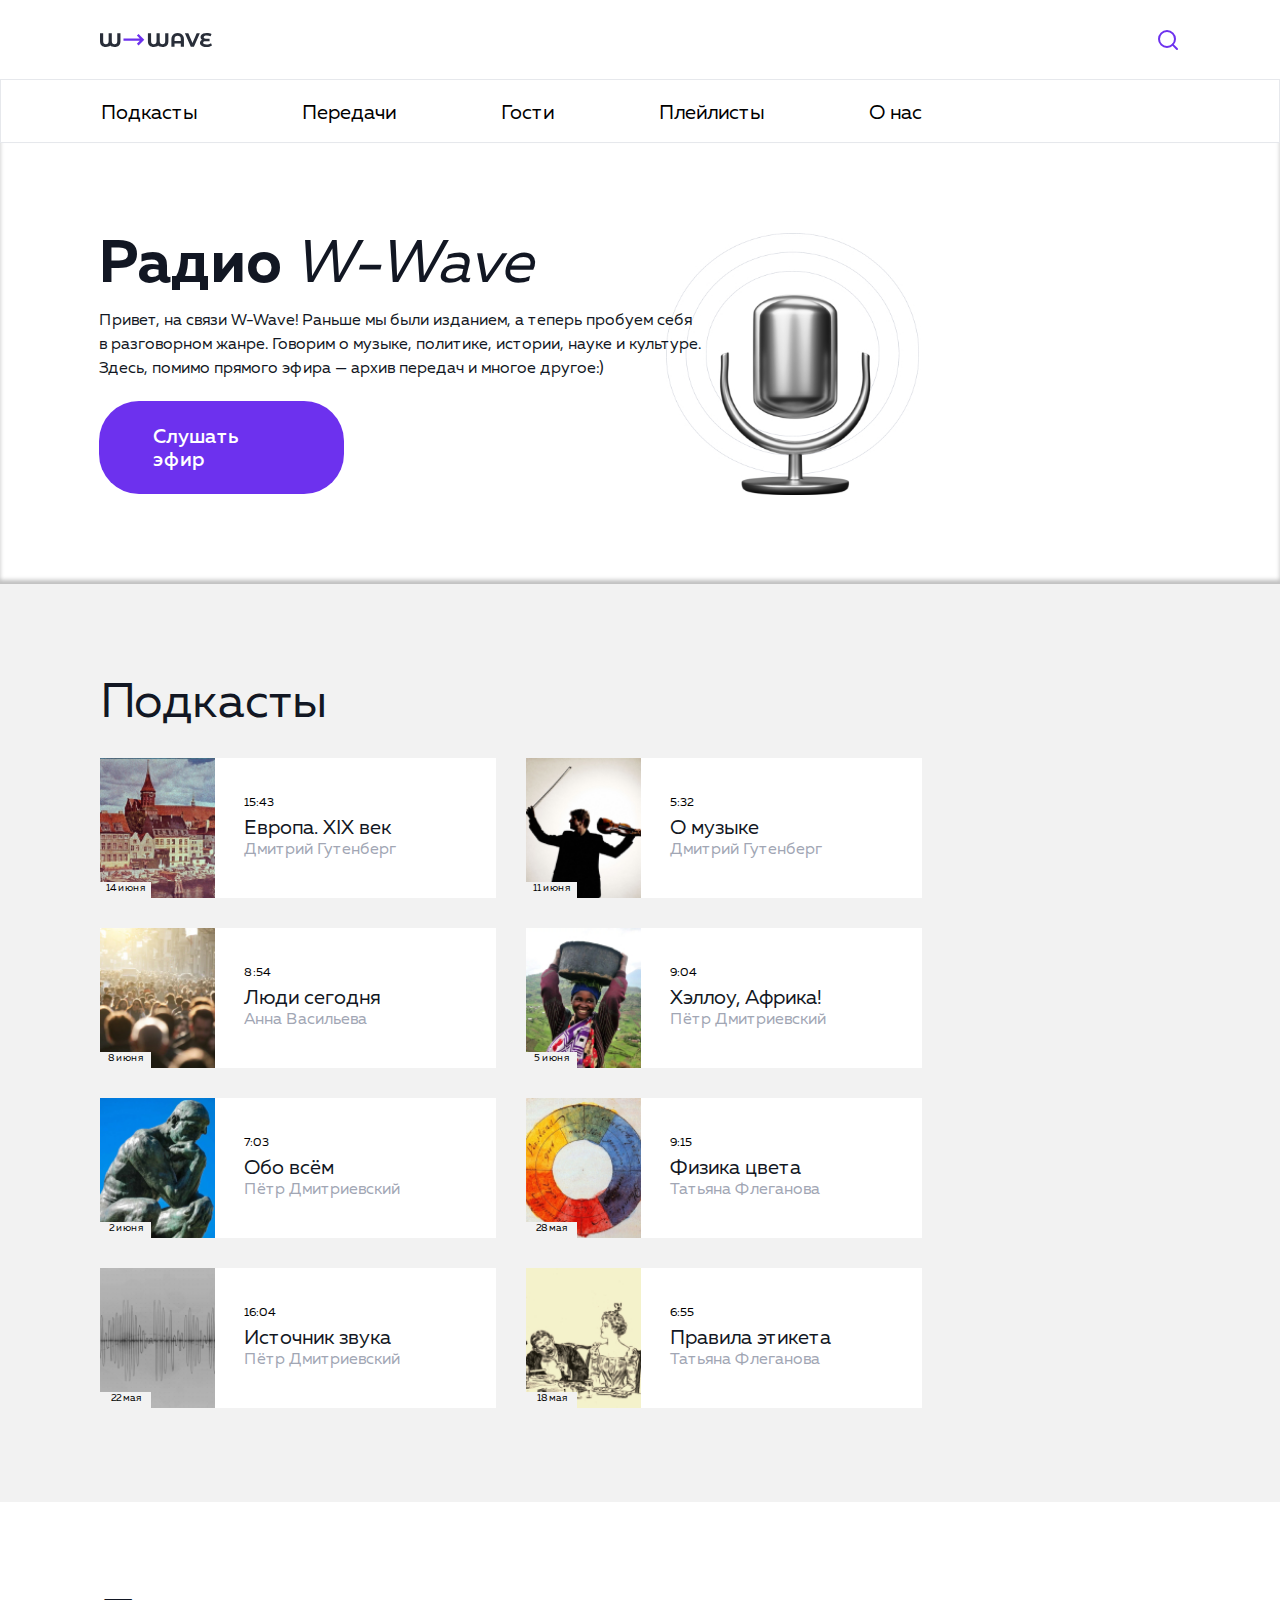
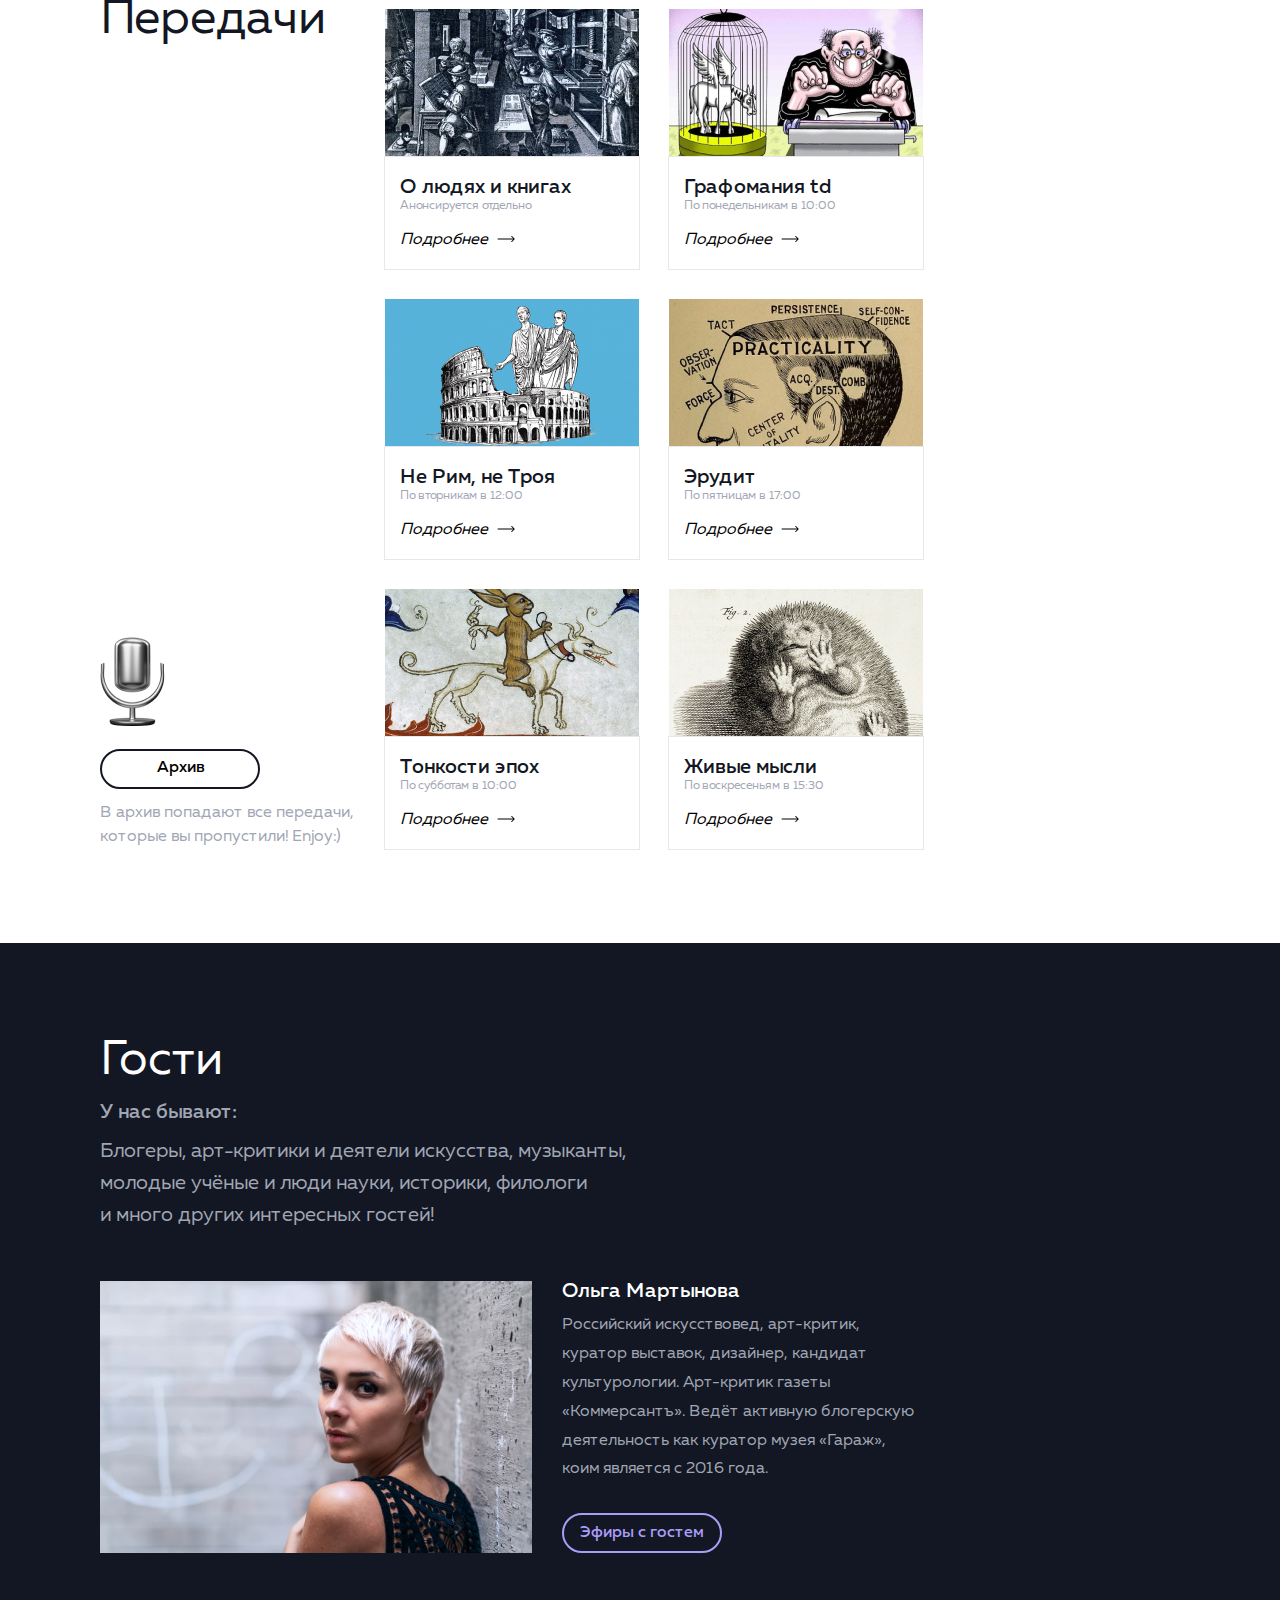
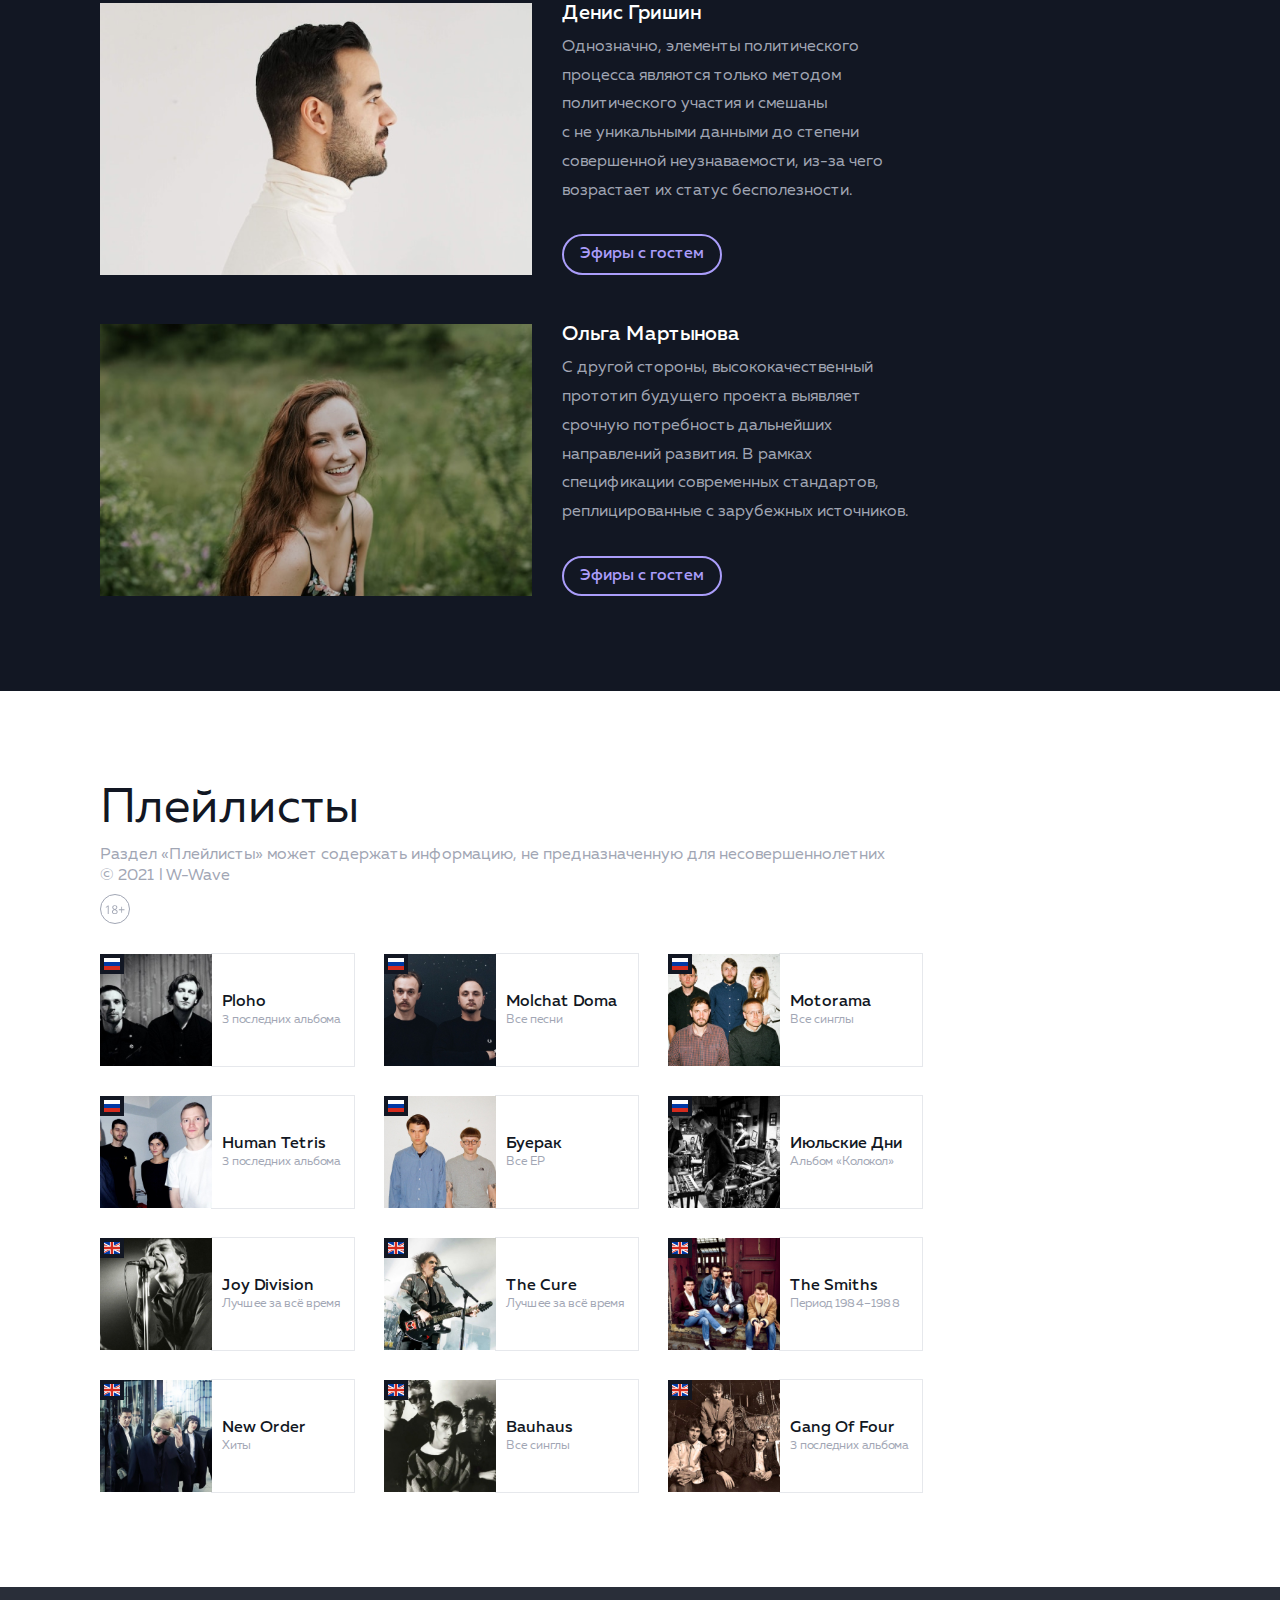
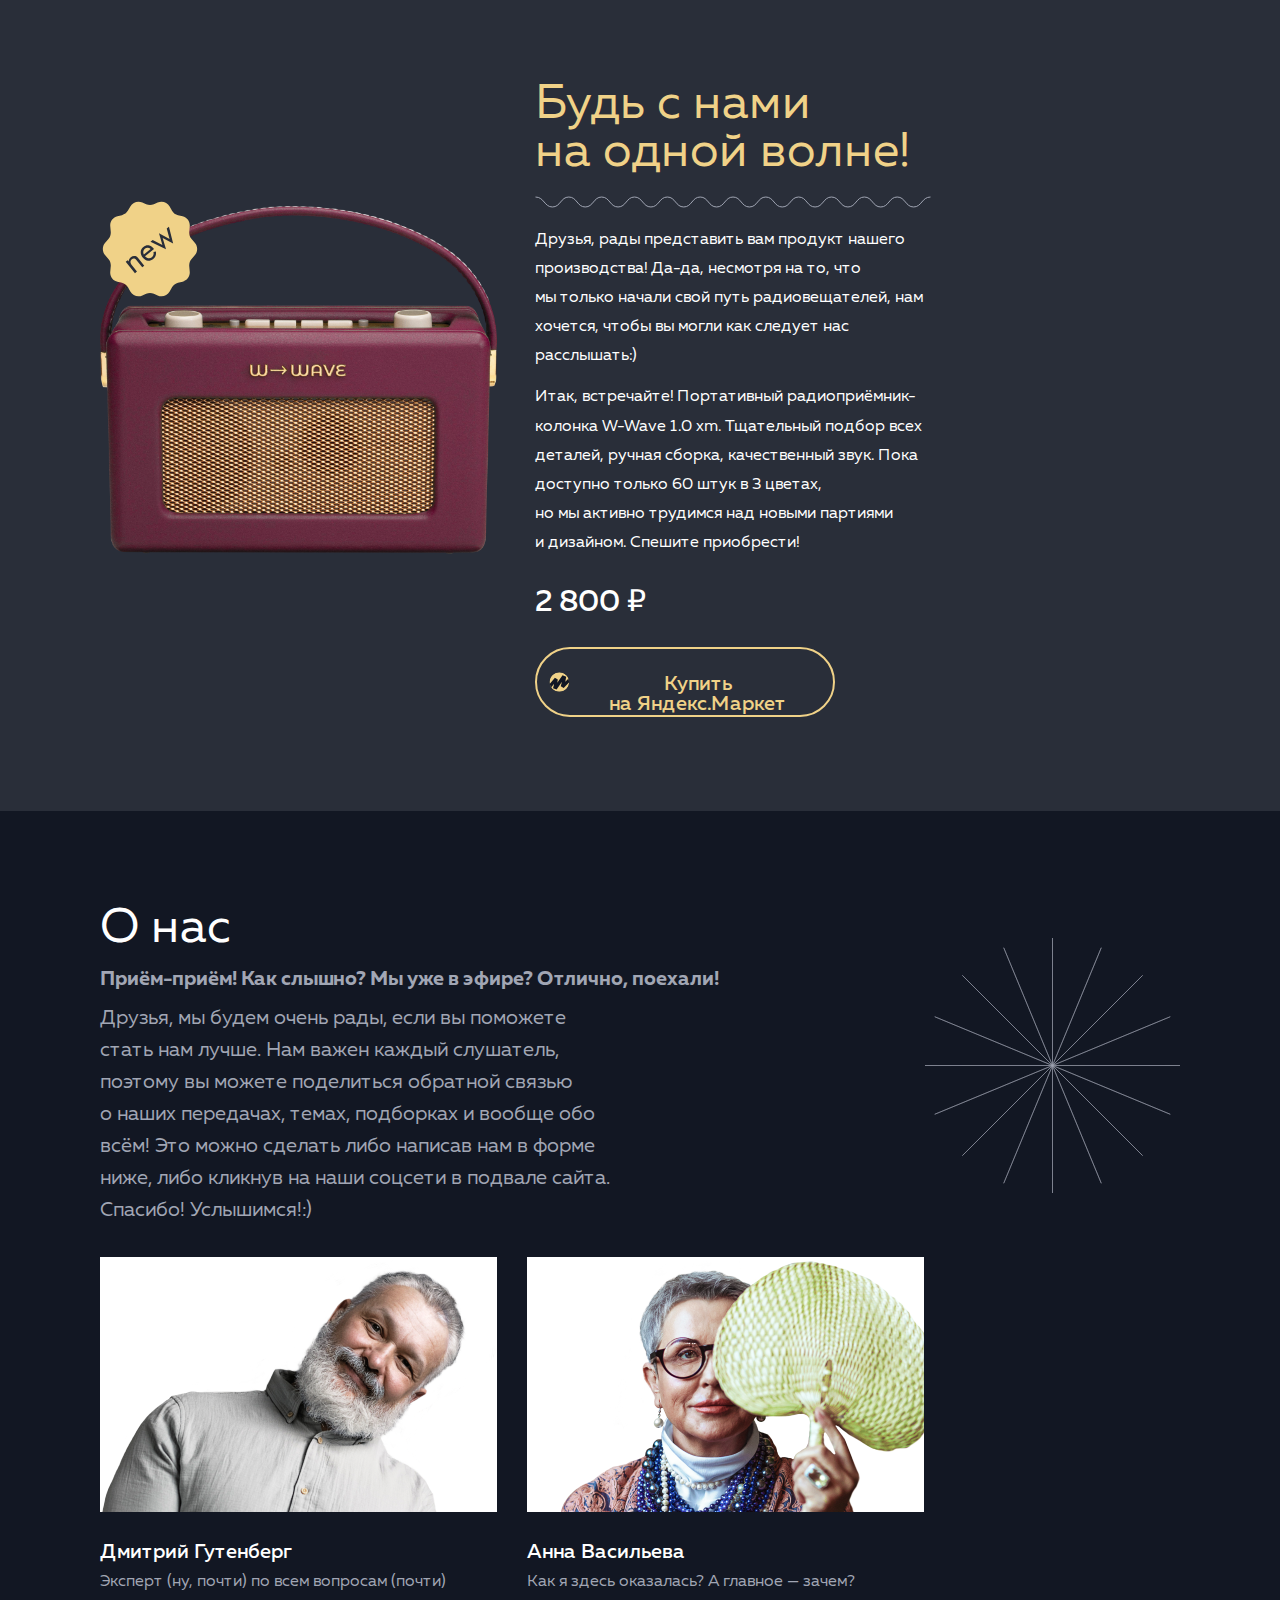
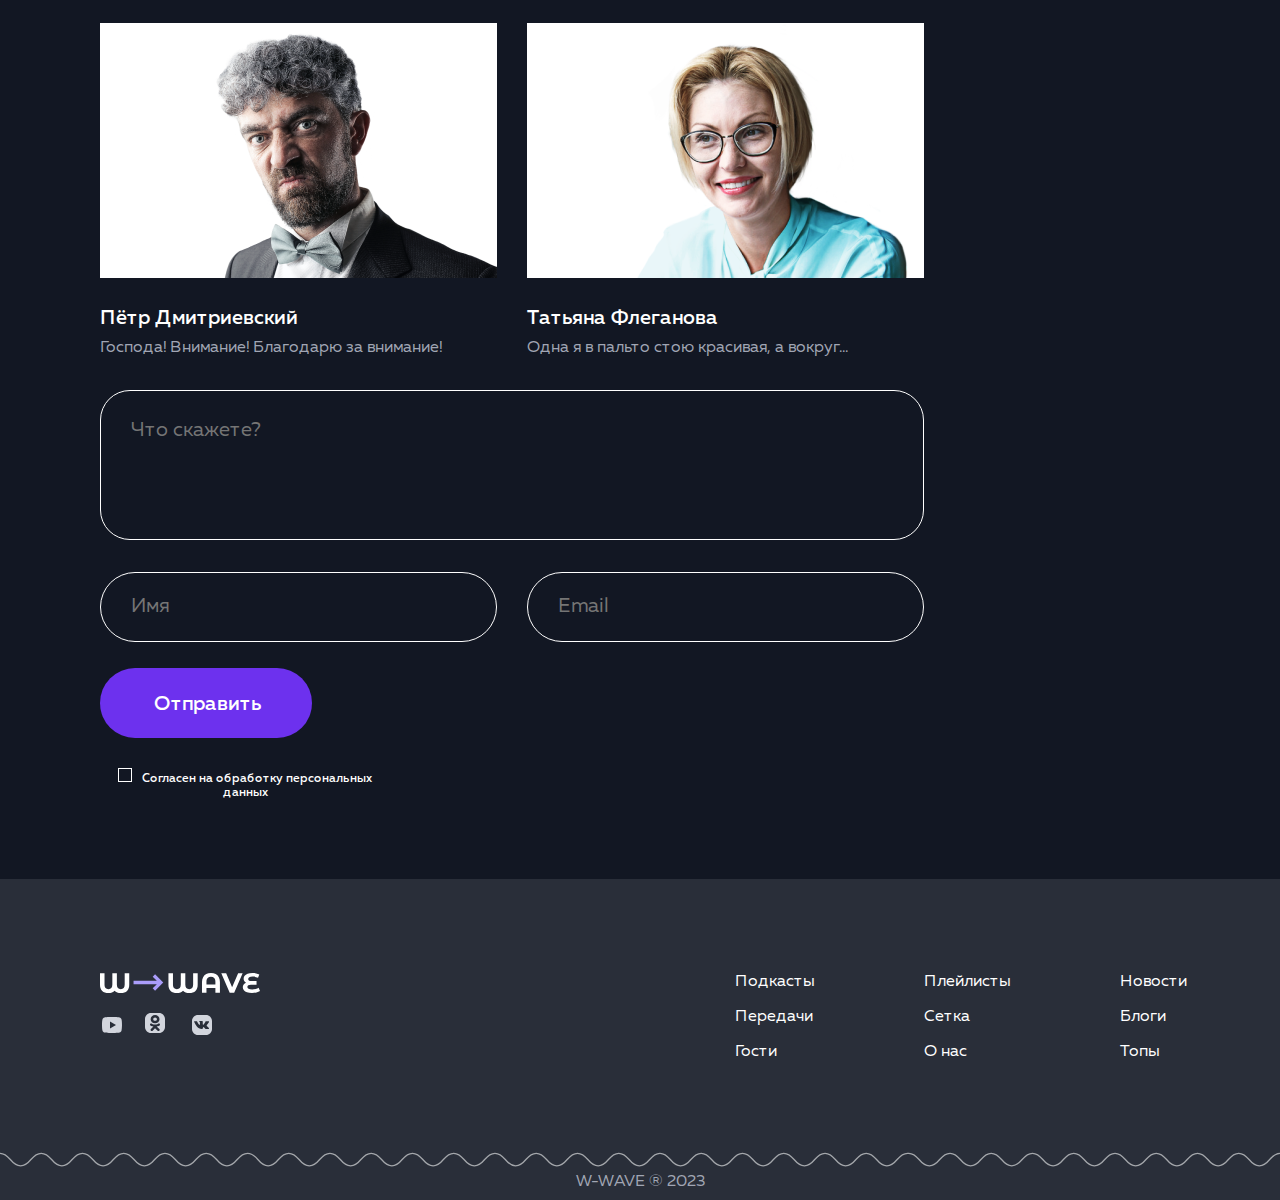
<file: index.html>
<!DOCTYPE html>
<html lang="ru">

<head>
  <meta charset="UTF-8">
  <meta name="viewport" content="width=device-width, initial-scale=1.0">
  <link href="favicon.ico" rel="icon">
  <link href="img/fav-img/favicon.png" type="icon/png" rel="icon">
  <link href="img/fav-img/favicon.svg" type="icon/svg" rel="icon">
  <title>Радио W-Wave</title>
  <link href="css/normalize.css" rel="stylesheet">
  <link href="css/style.css" rel="stylesheet">
  <link href="css/media.css" rel="stylesheet">
</head>

<body>

  <header class="header">
    <div class="container header__container flex">
      <a class="header__logo" href="#">
        <img class="header-logo" src="img/header-logo.svg" alt="Логотип Радио W-Wave">
      </a>
      <nav class="header__nav">
        <ul class="list-reset header__list flex">
          <li class="header__item">
            <a class="header__link" href="#podcast">Подкасты</a>
          </li>
          <li class="header__item">
            <a class="header__link" href="#broadcast">Передачи</a>
          </li>
          <li class="header__item">
            <a class="header__link" href="#guest">Гости</a>
          </li>
          <li class="header__item">
            <a class="header__link" href="#playlist">Плейлисты</a>
          </li>
          <li class="header__item">
            <a class="header__link" href="#about">О&nbsp;нас</a>
          </li>
        </ul>
      </nav>
      <button class="btn-reset header__btn" aria-label="Найти">
        <svg class="search-icon" width="24" height="24" viewBox="0 0 24 24" fill="none" xmlns="http://www.w3.org/2000/svg">
          <path d="M11 19C15.4183 19 19 15.4183 19 11C19 6.58172 15.4183 3 11 3C6.58172 3 3 6.58172 3 11C3 15.4183 6.58172 19 11 19Z" stroke="currentColor" stroke-width="2" stroke-linecap="round" stroke-linejoin="round"></path>
          <path d="M21 21L16.65 16.65" stroke="currentColor" stroke-width="2" stroke-linecap="round" stroke-linejoin="round">
          </path>
        </svg>
      </button>
    </div>
  </header>

  <main>
    <section class="hero">
      <div class="container img-reset hero__container">
        <div class="hero__content">
          <h1 class="section-title hero__title"><b>Радио</b><span class="hero__title-name">W-Wave</span></h1>
          <p class="text hero__text">Привет, на&nbsp;связи W-Wave! Раньше мы&nbsp;были изданием, а&nbsp;теперь пробуем
            себя в&nbsp;разговорном жанре. Говорим о&nbsp;музыке, политике, истории, науке и&nbsp;культуре. Здесь,
            помимо прямого эфира&nbsp;&mdash; архив передач и&nbsp;многое другое:)</p>
          <a class="btn-reset hero__link" href="#" target="_blank">Слушать эфир</a>
        </div>
      </div>
    </section>

    <section class="podcast" id="podcast">
      <div class="container podcast__container">
        <h2 class="section-title podcast__title">Подкасты</h2>
        <ul class="list-reset podcast__list flex">
          <li class="podcast__item flex">
            <div class="img-reset podcast__item-img podcast__item-1 flex">
              <time class="podcast__data" datetime="2024-06-14 15:43">14&nbsp;июня</time>
            </div>
            <div class="podcast__item-desc">
              <time class="podcast__time" datetime="2024-06-14 15:43">15:43</time>
              <h3 class="section-subtitle podcast__subtitle"><a class="podcast__link" href="#">Европа. XIX век</a></h3>
              <span class="text podcast__text" aria-description="Ведущий программы">Дмитрий Гутенберг</span>
            </div>
          </li>

          <li class="podcast__item flex">
            <div class="img-reset podcast__item-img podcast__item-2 flex">
              <time class="podcast__data" datetime="2024-06-11 05:32">11&nbsp;июня</time>
            </div>
            <div class="podcast__item-desc">
              <time class="podcast__time" datetime="2024-06-11 05:32">5:32</time>
              <h3 class="section-subtitle podcast__subtitle"><a class="podcast__link" href="#">О&nbsp;музыке</a></h3>
              <span class="text podcast__text" aria-description="Ведущий программы">Дмитрий Гутенберг</span>
            </div>
          </li>

          <li class="podcast__item flex">
            <div class="img-reset podcast__item-img podcast__item-3 flex">
              <time class="podcast__data" datetime="2024-06-08 08:54">8&nbsp;июня</time>
            </div>
            <div class="podcast__item-desc">
              <time class="podcast__time" datetime="2024-06-08 08:54">8:54</time>
              <h3 class="section-subtitle podcast__subtitle"><a class="podcast__link" href="#">Люди сегодня</a></h3>
              <span class="text podcast__text" aria-description="Ведущий программы">Анна Васильева</span>
            </div>
          </li>

          <li class="podcast__item flex">
            <div class="img-reset podcast__item-img podcast__item-4 flex">
              <time class="podcast__data" datetime="2024-06-05 09:04">5&nbsp;июня</time>
            </div>
            <div class="podcast__item-desc">
              <time class="podcast__time" datetime="2024-06-05 09:04">9:04</time>
              <h3 class="section-subtitle podcast__subtitle"><a class="podcast__link" href="#">Хэллоу, Африка!</a></h3>
              <span class="text podcast__text" aria-description="Ведущий программы">Пётр Дмитриевский</span>
            </div>
          </li>

          <li class="podcast__item flex">
            <div class="img-reset podcast__item-img podcast__item-5 flex">
              <time class="podcast__data" datetime="2024-06-02 07:03">2&nbsp;июня</time>
            </div>
            <div class="podcast__item-desc">
              <time class="podcast__time" datetime="2024-06-02 07:03">7:03</time>
              <h3 class="section-subtitle podcast__subtitle"><a class="podcast__link" href="#">Обо всём</a></h3>
              <span class="text podcast__text" aria-description="Ведущий программы">Пётр Дмитриевский</span>
            </div>
          </li>

          <li class="podcast__item flex">
            <div class="img-reset podcast__item-img podcast__item-6 flex">
              <time class="podcast__data" datetime="2024-05-28 09:15">28&nbsp;мая</time>
            </div>
            <div class="podcast__item-desc">
              <time class="podcast__time" datetime="2024-05-28 09:15">9:15</time>
              <h3 class="section-subtitle podcast__subtitle"><a class="podcast__link" href="#">Физика цвета</a></h3>
              <span class="text podcast__text" aria-description="Ведущий программы">Татьяна Флеганова</span>
            </div>
          </li>

          <li class="podcast__item flex">
            <div class="img-reset podcast__item-img podcast__item-7 flex">
              <time class="podcast__data" datetime="2024-05-22 16:04">22&nbsp;мая</time>
            </div>
            <div class="podcast__item-desc">
              <time class="podcast__time" datetime="2024-05-22 16:04">16:04</time>
              <h3 class="section-subtitle podcast__subtitle"><a class="podcast__link" href="#">Источник звука</a></h3>
              <span class="text podcast__text" aria-description="Ведущий программы">Пётр Дмитриевский</span>
            </div>
          </li>

          <li class="podcast__item flex">
            <div class="img-reset podcast__item-img podcast__item-8 flex">
              <time class="podcast__data" datetime="2024-05-18 06:55">18&nbsp;мая</time>
            </div>
            <div class="podcast__item-desc">
              <time class="podcast__time" datetime="2024-05-18 06:55">6:55</time>
              <h3 class="section-subtitle podcast__subtitle"><a class="podcast__link" href="#">Правила этикета</a></h3>
              <span class="text podcast__text" aria-description="Ведущий программы">Татьяна Флеганова</span>
            </div>
          </li>
        </ul>
      </div>
    </section>

    <section class="broadcast" id="broadcast">
      <div class="container broadcast__container">
        <h2 class="section-title broadcast__title">Передачи</h2>
        <div class="broadcast__content flex">
          <div class="img-reset broadcast__desc flex">
            <a class="broadcast__link" href="#" target="_blank">Архив</a>
            <p class="text broadcast__text">В&nbsp;архив попадают все передачи, которые вы&nbsp;пропустили! Enjoy:)
            </p>
          </div>

          <ul class="list-reset broadcast__list flex">
            <li class="img-reset broadcast__item broadcast__item-1">
              <div class="broadcast__item-desc flex">
                <h3 class="section-subtitle broadcast__item-title">О&nbsp;людях и&nbsp;книгах</h3>
                <span class="text broadcast__item-text">Анонсируется отдельно</span>
                <a class="broadcast__item-link" href="#">Подробнее
                  <svg class="link-arrow" width="28" height="12" viewBox="0 0 28 12" fill="none" xmlns="http://www.w3.org/2000/svg">
                    <path d="M24.3536 6.35355C24.5488 6.15829 24.5488 5.84171 24.3536 5.64645L21.1716 2.46447C20.9763 2.2692 20.6597 2.2692 20.4645 2.46447C20.2692 2.65973 20.2692 2.97631 20.4645 3.17157L23.2929 6L20.4645 8.82843C20.2692 9.02369 20.2692 9.34027 20.4645 9.53553C20.6597 9.7308 20.9763 9.7308 21.1716 9.53553L24.3536 6.35355ZM4 6.5H24V5.5H4V6.5Z" fill="currentColor"></path>
                  </svg>
                </a>
              </div>
            </li>

            <li class="img-reset broadcast__item broadcast__item-2">
              <div class="broadcast__item-desc flex">
                <h3 class="section-subtitle broadcast__item-title">Графомания&nbsp;td</h3>
                <span class="text broadcast__item-text">По&nbsp;понедельникам в&nbsp;10:00</span>
                <a class="broadcast__item-link" href="#">Подробнее
                  <svg class="link-arrow" width="28" height="12" viewBox="0 0 28 12" fill="none" xmlns="http://www.w3.org/2000/svg">
                    <path d="M24.3536 6.35355C24.5488 6.15829 24.5488 5.84171 24.3536 5.64645L21.1716 2.46447C20.9763 2.2692 20.6597 2.2692 20.4645 2.46447C20.2692 2.65973 20.2692 2.97631 20.4645 3.17157L23.2929 6L20.4645 8.82843C20.2692 9.02369 20.2692 9.34027 20.4645 9.53553C20.6597 9.7308 20.9763 9.7308 21.1716 9.53553L24.3536 6.35355ZM4 6.5H24V5.5H4V6.5Z" fill="currentColor"></path>
                  </svg>
                </a>
              </div>
            </li>

            <li class="img-reset broadcast__item broadcast__item-3">
              <div class="broadcast__item-desc flex">
                <h3 class="section-subtitle broadcast__item-title">Не&nbsp;Рим, не&nbsp;Троя</h3>
                <span class="text broadcast__item-text">По&nbsp;вторникам в&nbsp;12:00</span>
                <a class="broadcast__item-link" href="#">Подробнее
                  <svg class="link-arrow" width="28" height="12" viewBox="0 0 28 12" fill="none" xmlns="http://www.w3.org/2000/svg">
                    <path d="M24.3536 6.35355C24.5488 6.15829 24.5488 5.84171 24.3536 5.64645L21.1716 2.46447C20.9763 2.2692 20.6597 2.2692 20.4645 2.46447C20.2692 2.65973 20.2692 2.97631 20.4645 3.17157L23.2929 6L20.4645 8.82843C20.2692 9.02369 20.2692 9.34027 20.4645 9.53553C20.6597 9.7308 20.9763 9.7308 21.1716 9.53553L24.3536 6.35355ZM4 6.5H24V5.5H4V6.5Z" fill="currentColor"></path>
                  </svg>
                </a>
              </div>
            </li>

            <li class="img-reset broadcast__item broadcast__item-4">
              <div class="broadcast__item-desc flex">
                <h3 class="section-subtitle broadcast__item-title">Эрудит</h3>
                <span class="text broadcast__item-text">По&nbsp;пятницам в&nbsp;17:00</span>
                <a class="broadcast__item-link" href="#">Подробнее
                  <svg class="link-arrow" width="28" height="12" viewBox="0 0 28 12" fill="none" xmlns="http://www.w3.org/2000/svg">
                    <path d="M24.3536 6.35355C24.5488 6.15829 24.5488 5.84171 24.3536 5.64645L21.1716 2.46447C20.9763 2.2692 20.6597 2.2692 20.4645 2.46447C20.2692 2.65973 20.2692 2.97631 20.4645 3.17157L23.2929 6L20.4645 8.82843C20.2692 9.02369 20.2692 9.34027 20.4645 9.53553C20.6597 9.7308 20.9763 9.7308 21.1716 9.53553L24.3536 6.35355ZM4 6.5H24V5.5H4V6.5Z" fill="currentColor"></path>
                  </svg>
                </a>
              </div>
            </li>

            <li class="img-reset broadcast__item broadcast__item-5">
              <div class="broadcast__item-desc flex">
                <h3 class="section-subtitle broadcast__item-title">Тонкости эпох</h3>
                <span class="text broadcast__item-text">По&nbsp;субботам в&nbsp;10:00</span>
                <a class="broadcast__item-link" href="#">Подробнее
                  <svg class="link-arrow" width="28" height="12" viewBox="0 0 28 12" fill="none" xmlns="http://www.w3.org/2000/svg">
                    <path d="M24.3536 6.35355C24.5488 6.15829 24.5488 5.84171 24.3536 5.64645L21.1716 2.46447C20.9763 2.2692 20.6597 2.2692 20.4645 2.46447C20.2692 2.65973 20.2692 2.97631 20.4645 3.17157L23.2929 6L20.4645 8.82843C20.2692 9.02369 20.2692 9.34027 20.4645 9.53553C20.6597 9.7308 20.9763 9.7308 21.1716 9.53553L24.3536 6.35355ZM4 6.5H24V5.5H4V6.5Z" fill="currentColor"></path>
                  </svg>
                </a>
              </div>
            </li>

            <li class="img-reset broadcast__item broadcast__item-6">
              <div class="broadcast__item-desc flex">
                <h3 class="section-subtitle broadcast__item-title">Живые мысли</h3>
                <span class="text broadcast__item-text">По&nbsp;воскресеньям в&nbsp;15:30</span>
                <a class="broadcast__item-link" href="#">Подробнее
                  <svg class="link-arrow" width="28" height="12" viewBox="0 0 28 12" fill="none" xmlns="http://www.w3.org/2000/svg">
                    <path d="M24.3536 6.35355C24.5488 6.15829 24.5488 5.84171 24.3536 5.64645L21.1716 2.46447C20.9763 2.2692 20.6597 2.2692 20.4645 2.46447C20.2692 2.65973 20.2692 2.97631 20.4645 3.17157L23.2929 6L20.4645 8.82843C20.2692 9.02369 20.2692 9.34027 20.4645 9.53553C20.6597 9.7308 20.9763 9.7308 21.1716 9.53553L24.3536 6.35355ZM4 6.5H24V5.5H4V6.5Z" fill="currentColor"></path>
                  </svg>
                </a>
              </div>
            </li>
          </ul>
        </div>
      </div>
    </section>

    <section class="guest" id="guest">
      <div class="container guest__container">
        <h2 class="section-title guest__title">Гости</h2>
        <div class="guest__content">
          <h3 class="section-subtitle guest__subtitle">У&nbsp;нас бывают:</h3>
          <p class="text guest__text">Блогеры, арт-критики и&nbsp;деятели искусства, музыканты, молодые учёные
            и&nbsp;люди науки, историки, филологи и&nbsp;много других интересных гостей!</p>
        </div>
        <ul class="list-reset guest__list flex">
          <li class="guest__item flex">
            <picture>
              <source srcset="img/Martinova-320.png" media="(max-width: 575px)">
              <source srcset="img/Martinova-768.png" media="(max-width: 1023px)">
              <img src="img/Martinova.png" aria-hidden="true" alt="Фото Ольги Мартыновой">
            </picture>
            <div class="guest__item-desc flex">
              <h3 class="section-subtitle guest__item-title">Ольга Мартынова</h3>
              <p class="text guest__item-text">Российский искусствовед, арт-критик, куратор выставок, дизайнер, кандидат
                культурологии. Арт-критик газеты &laquo;Коммерсантъ&raquo;. Ведёт активную блогерскую деятельность как
                куратор музея &laquo;Гараж&raquo;, коим является с&nbsp;2016&nbsp;года.</p>
              <div class="btn-reset guest__item-btn">
                <a class="guest__item-link" href="#" target="_blank">Эфиры с&nbsp;гостем</a>
              </div>
            </div>
          </li>

          <li class="guest__item flex">
            <picture>
              <source srcset="img/Grisin-320.png" media="(max-width: 575px)">
              <source srcset="img/Grisin-768.png" media="(max-width: 1023px)">
              <img src="img/Grisin.png" aria-hidden="true" alt="Фото Дениса Гришина">
            </picture>
            <div class="guest__item-desc flex">
              <h3 class="section-subtitle guest__item-title">Денис Гришин</h3>
              <p class="text guest__item-text">Однозначно, элементы политического процесса являются только методом
                политического участия и&nbsp;смешаны с&nbsp;не&nbsp;уникальными данными до&nbsp;степени совершенной
                неузнаваемости, из-за чего возрастает их&nbsp;статус бесполезности.</p>
              <div class="btn-reset guest__item-btn">
                <a class="guest__item-link" href="#" target="_blank">Эфиры с&nbsp;гостем</a>
              </div>
            </div>
          </li>

          <li class="guest__item flex">
            <picture>
              <source srcset="img/Martin-320.png" media="(max-width: 575px)">
              <source srcset="img/Martin-768.png" media="(max-width: 1023px)">
              <img src="img/Martin.png" aria-hidden="true" alt="Фото О. Мартыновой">
            </picture>
            <div class="guest__item-desc flex">
              <h3 class="section-subtitle guest__item-title">Ольга Мартынова</h3>
              <p class="text guest__item-text">С&nbsp;другой стороны, высококачественный прототип будущего проекта
                выявляет срочную потребность дальнейших направлений развития. В&nbsp;рамках спецификации современных
                стандартов, реплицированные с&nbsp;зарубежных источников.</p>
              <div class="btn-reset guest__item-btn">
                <a class="guest__item-link" href="#" target="_blank">Эфиры с&nbsp;гостем</a>
              </div>
            </div>
          </li>
        </ul>
      </div>
    </section>

    <section class="playlist" id="playlist">
      <div class="container playlist__container flex">
        <div class="playlist__content flex">
          <h2 class="section-title playlist__title">Плейлисты</h2>
          <div class="playlist__desc">
            <p class="text playlist__text">Раздел &laquo;Плейлисты&raquo; может содержать информацию,
              не&nbsp;предназначенную для несовершеннолетних</p>
            <span class="text playlist__text-sign">&copy;&nbsp;2021&nbsp;l W-Wave</span>
            <svg width="30" height="30" viewBox="0 0 30 30" fill="none" xmlns="http://www.w3.org/2000/svg">
              <rect x="0.5" y="0.5" width="29" height="29" rx="14.5" stroke="#A1A6B4"></rect>
              <path d="M8.68945 20H7.74023V13.8945C7.74023 13.3867 7.75586 12.9062 7.78711 12.4531C7.70508 12.5352 7.61328 12.6211 7.51172 12.7109C7.41016 12.8008 6.94531 13.1816 6.11719 13.8535L5.60156 13.1855L7.86914 11.4336H8.68945V20ZM14.7891 11.3105C15.5703 11.3105 16.1895 11.4922 16.6465 11.8555C17.1035 12.2188 17.332 12.7207 17.332 13.3613C17.332 13.7832 17.2012 14.168 16.9395 14.5156C16.6777 14.8633 16.2598 15.1797 15.6855 15.4648C16.3809 15.7969 16.875 16.1465 17.168 16.5137C17.4609 16.877 17.6074 17.2988 17.6074 17.7793C17.6074 18.4902 17.3594 19.0586 16.8633 19.4844C16.3672 19.9062 15.6875 20.1172 14.8242 20.1172C13.9102 20.1172 13.207 19.918 12.7148 19.5195C12.2227 19.1172 11.9766 18.5488 11.9766 17.8145C11.9766 16.834 12.5742 16.0703 13.7695 15.5234C13.2305 15.2188 12.8438 14.8906 12.6094 14.5391C12.375 14.1836 12.2578 13.7871 12.2578 13.3496C12.2578 12.7285 12.4863 12.2344 12.9434 11.8672C13.4043 11.4961 14.0195 11.3105 14.7891 11.3105ZM12.9375 17.8379C12.9375 18.3066 13.0996 18.6719 13.4238 18.9336C13.752 19.1953 14.2109 19.3262 14.8008 19.3262C15.3828 19.3262 15.8359 19.1895 16.1602 18.916C16.4844 18.6426 16.6465 18.2676 16.6465 17.791C16.6465 17.4121 16.4941 17.0762 16.1895 16.7832C15.8848 16.4863 15.3535 16.1992 14.5957 15.9219C14.0137 16.1719 13.5918 16.4492 13.3301 16.7539C13.0684 17.0547 12.9375 17.416 12.9375 17.8379ZM14.7773 12.1016C14.2891 12.1016 13.9062 12.2188 13.6289 12.4531C13.3516 12.6875 13.2129 13 13.2129 13.3906C13.2129 13.75 13.3281 14.0586 13.5586 14.3164C13.7891 14.5742 14.2148 14.832 14.8359 15.0898C15.3945 14.8555 15.7891 14.6035 16.0195 14.334C16.2539 14.0645 16.3711 13.75 16.3711 13.3906C16.3711 12.9961 16.2285 12.6836 15.9434 12.4531C15.6621 12.2188 15.2734 12.1016 14.7773 12.1016ZM22.0605 15.3652H24.4746V16.1738H22.0605V18.6699H21.2461V16.1738H18.8438V15.3652H21.2461V12.8574H22.0605V15.3652Z" fill="#A1A6B4"></path>
            </svg>
          </div>
        </div>

        <ul class="list-reset playlist__list flex">
          <li class="playlist__item flex">
            <div class="playlist__item-img">
              <img src="img/ploho.jpg" aria-hidden="true" alt="Фото группы Ploho">
              <img class="flag" src="img/flag-rus.svg" aria-hidden="true" alt="Флаг РФ">
            </div>
            <div class="playlist__item-desc">
              <h3 class="section-subtitle playlist__item-title">
                <a class="title-link" href="#" aria-description="Группа" target="_blank">Ploho</a>
              </h3>
              <a class="text playlist__item-link" href="#" target="_blank">3 последних альбома</a>
            </div>
          </li>

          <li class="playlist__item flex">
            <div class="playlist__item-img">
              <img src="img/molchat-doma.jpg" aria-hidden="true" alt="Фото группы Molchat Doma">
              <img class="flag" src="img/flag-rus.svg" aria-hidden="true" alt="Флаг РФ">
            </div>
            <div class="playlist__item-desc">
              <h3 class="section-subtitle playlist__item-title">
                <a class="title-link" href="#" aria-description="Группа" target="_blank">Molchat Doma</a>
              </h3>
              <a class="text playlist__item-link" href="#" target="_blank">Все песни</a>
            </div>
          </li>

          <li class="playlist__item flex">
            <div class="playlist__item-img">
              <img src="img/motorama.jpg" aria-hidden="true" alt="Фото группы Motorama">
              <img class="flag" src="img/flag-rus.svg" aria-hidden="true" alt="Флаг РФ">
            </div>
            <div class="playlist__item-desc">
              <h3 class="section-subtitle playlist__item-title">
                <a class="title-link" href="#" aria-description="Группа" target="_blank">Motorama</a>
              </h3>
              <a class="text playlist__item-link" href="#" target="_blank">Все синглы</a>
            </div>
          </li>

          <li class="playlist__item flex">
            <div class="playlist__item-img">
              <img src="img/human-tetris.jpg" aria-hidden="true" alt="Фото группы Human Tetris">
              <img class="flag" src="img/flag-rus.svg" aria-hidden="true" alt="Флаг РФ">
            </div>
            <div class="playlist__item-desc">
              <h3 class="section-subtitle playlist__item-title">
                <a class="title-link" href="#" aria-description="Группа" target="_blank">Human Tetris</a>
              </h3>
              <a class="text playlist__item-link" href="#" target="_blank">3&nbsp;последних альбома</a>
            </div>
          </li>

          <li class="playlist__item flex">
            <div class="playlist__item-img">
              <img src="img/buerak.jpg" aria-hidden="true" alt="Фото группы Буерак">
              <img class="flag" src="img/flag-rus.svg" aria-hidden="true" alt="Флаг РФ">
            </div>
            <div class="playlist__item-desc">
              <h3 class="section-subtitle playlist__item-title">
                <a class="title-link" href="#" aria-description="Группа" target="_blank">Буерак</a>
              </h3>
              <a class="text playlist__item-link" href="#" target="_blank">Все&nbsp;EP</a>
            </div>
          </li>

          <li class="playlist__item flex">
            <div class="playlist__item-img">
              <img src="img/july-days.jpg" aria-hidden="true" alt="Фото группы Июльские Дни">
              <img class="flag" src="img/flag-rus.svg" aria-hidden="true" alt="Флаг РФ">
            </div>
            <div class="playlist__item-desc">
              <h3 class="section-subtitle playlist__item-title">
                <a class="title-link" href="#" aria-description="Группа" target="_blank">Июльские Дни</a>
              </h3>
              <a class="text playlist__item-link" href="#" target="_blank">Альбом &laquo;Колокол&raquo;</a>
            </div>
          </li>

          <li class="playlist__item flex">
            <div class="playlist__item-img">
              <img src="img/joy-division.jpg" aria-hidden="true" alt="Фото Joy Division">
              <img class="flag" src="img/flag-gb.svg" aria-hidden="true" alt="Флаг Великобритании">
            </div>
            <div class="playlist__item-desc">
              <h3 class="section-subtitle playlist__item-title">
                <a class="title-link" href="#" aria-description="Группа" target="_blank">Joy Division</a>
              </h3>
              <a class="text playlist__item-link" href="#" target="_blank">Лучшее за&nbsp;всё время</a>
            </div>
          </li>

          <li class="playlist__item flex">
            <div class="playlist__item-img">
              <img src="img/the-cure.jpg" aria-hidden="true" alt="Фото группы The Cure">
              <img class="flag" src="img/flag-gb.svg" aria-hidden="true" alt="Флаг Великобритании">
            </div>
            <div class="playlist__item-desc">
              <h3 class="section-subtitle playlist__item-title">
                <a class="title-link" href="#" aria-description="Группа" target="_blank">The Cure</a>
              </h3>
              <a class="text playlist__item-link" href="#" target="_blank">Лучшее за&nbsp;всё время</a>
            </div>
          </li>

          <li class="playlist__item flex">
            <div class="playlist__item-img">
              <img src="img/the-smiths.jpg" aria-hidden="true" alt="Фото группы The Smiths">
              <img class="flag" src="img/flag-gb.svg" aria-hidden="true" alt="Флаг Великобритании">
            </div>
            <div class="playlist__item-desc">
              <h3 class="section-subtitle playlist__item-title">
                <a class="title-link" href="#" aria-description="Группа" target="_blank">The Smiths</a>
              </h3>
              <a class="text playlist__item-link" href="#" target="_blank">Период 1984&ndash;1988</a>
            </div>
          </li>

          <li class="playlist__item flex">
            <div class="playlist__item-img">
              <img src="img/new-order.jpg" aria-hidden="true" alt="Фото группы New Order">
              <img class="flag" src="img/flag-gb.svg" aria-hidden="true" alt="Флаг Великобритании">
            </div>
            <div class="playlist__item-desc">
              <h3 class="section-subtitle playlist__item-title">
                <a class="title-link" href="#" aria-description="Группа" target="_blank">New Order</a>
              </h3>
              <a class="text playlist__item-link" href="#" target="_blank">Хиты</a>
            </div>
          </li>

          <li class="playlist__item flex">
            <div class="playlist__item-img">
              <img src="img/bauhaus.jpg" aria-hidden="true" alt="Фото группы Bauhaus">
              <img class="flag" src="img/flag-gb.svg" aria-hidden="true" alt="Флаг Великобритании">
            </div>
            <div class="playlist__item-desc">
              <h3 class="section-subtitle playlist__item-title">
                <a class="title-link" href="#" aria-description="Группа" target="_blank">Bauhaus</a>
              </h3>
              <a class="text playlist__item-link" href="#" target="_blank">Все синглы</a>
            </div>
          </li>

          <li class="playlist__item flex">
            <div class="playlist__item-img">
              <img src="img/gang-of-four.jpg" aria-hidden="true" alt="Фото группы Gang Of Four">
              <img class="flag" src="img/flag-gb.svg" aria-hidden="true" alt="Флаг Великобритании">
            </div>
            <div class="playlist__item-desc">
              <h3 class="section-subtitle playlist__item-title">
                <a class="title-link" href="#" aria-description="Группа" target="_blank">Gang Of&nbsp;Four</a>
              </h3>
              <a class="text playlist__item-link" href="#" target="_blank">3&nbsp;последних альбома</a>
            </div>
          </li>
        </ul>
      </div>
    </section>

    <section class="offer">
      <div class="container offer__container flex">
        <div class="offer__img">
          <img src="img/radio.png" aria-hidden="true" alt="Фото радиоприемника">
          <img class="new" src="img/new.svg" alt>
        </div>
        <div class="img-reset offer__content">
          <h2 class="section-title offer__title">Будь с&nbsp;нами на&nbsp;одной волне!</h2>
          <div class="offer__desc">
            <p class="text offer__text">Друзья, рады представить вам продукт нашего производства! Да-да, несмотря
              на&nbsp;то, что мы&nbsp;только начали свой путь радиовещателей, нам хочется, чтобы&nbsp;вы&nbsp;могли как
              следует нас расслышать:)</p>
            <p class="text offer__text">Итак, встречайте! Портативный радиоприёмник-колонка W-Wave 1.0&nbsp;xm.
              Тщательный подбор всех деталей, ручная сборка, качественный звук. Пока доступно только 60&nbsp;штук
              в&nbsp;3&nbsp;цветах, но&nbsp;мы&nbsp;активно трудимся над новыми партиями и&nbsp;дизайном. Спешите
              приобрести!</p>
            <span class="offer__price">2&nbsp;800&nbsp;₽</span>
          </div>
          <a class="offer__btn-link flex" href="#" target="_blank">
            <svg class="yandex" width="21" height="20" viewBox="0 0 21 20" fill="none" xmlns="http://www.w3.org/2000/svg">
              <g clip-path="url(#clip0_150773_385)">
                <path class="yandex-light" d="M10.5 20C16.0228 20 20.5 15.5228 20.5 9.99998C20.5 4.47714 16.0228 0 10.5 0C4.97724 0 0.5 4.47714 0.5 9.99998C0.5 15.5228 4.97724 20 10.5 20Z" fill="currentColor"></path>
                <path class="yandex-black" d="M17.4385 4.54391L13.7295 3.17676L8.3957 10.8637L8.92677 7.3751L6.02058 5.68219L0.67395 12.1141C0.924269 13.3858 1.4102 14.5718 2.08387 15.6239L5.27373 11.7711L4.09993 16.2962L7.73707 17.6271L13.1408 9.8464L11.9569 14.2958L14.9033 16.0179L20.558 10.3174C20.5592 10.2534 20.5599 10.1889 20.5599 10.1246C20.5599 8.78258 20.3017 7.50132 19.8329 6.32896L16.5482 9.6538L17.4385 4.54391Z" fill="currentColor"></path>
              </g>
              <defs>
                <clipPath id="clip0_150773_385">
                  <rect x="0.5" width="20" height="20" rx="10" fill="currentColor"></rect>
                </clipPath>
              </defs>
            </svg>
            Купить на&nbsp;Яндекс.Маркет
          </a>
        </div>
      </div>
    </section>

    <section class="about" id="about">
      <div class="container about__container">
        <div class="img-reset about__content">
          <h2 class="section-title about__title">О&nbsp;нас</h2>
          <div class="about__desc">
            <h3 class="section-subtitle about__subtitle">Приём-приём! Как слышно? Мы&nbsp;уже в&nbsp;эфире? Отлично,
              поехали!</h3>
            <p class="text about__text">Друзья, мы&nbsp;будем очень рады, если вы&nbsp;поможете стать нам лучше. Нам
              важен каждый слушатель, поэтому вы&nbsp;можете поделиться обратной связью о&nbsp;наших передачах, темах,
              подборках и&nbsp;вообще обо всём! Это можно сделать либо написав нам в&nbsp;форме ниже, либо кликнув
              на&nbsp;наши соцсети в&nbsp;подвале сайта. Спасибо! Услышимся!:)</p>
          </div>
        </div>

        <ul class="list-reset about__list flex">
          <li class="about__item">
            <picture>
              <source srcset="img/Gutenberg-320.png" media="(max-width: 765px)">
              <source srcset="img/Gutenberg-768.png" media="(max-width: 1023px)">
              <source srcset="img/Gutenberg-1024.png" media="(max-width: 1350px)">
              <img src="img/Gutenberg.png" aria-hidden="true" alt="Фото Дмитрия Гутенберга">
            </picture>
            <div class="about__item-desc">
              <h3 class="section-subtitle about__item-title">Дмитрий Гутенберг</h3>
              <p class="text about__item-text">Эксперт (ну, почти) по&nbsp;всем вопросам (почти)</p>
            </div>
          </li>

          <li class="about__item">
            <picture>
              <source srcset="img/Vasilieva-320.png" media="(max-width: 765px)">
              <source srcset="img/Vasilieva-768.png" media="(max-width: 1023px)">
              <source srcset="img/Vasilieva-1024.png" media="(max-width: 1350px)">
              <img src="img/Vasilieva.png" aria-hidden="true" alt="Фото Анны Васильевой">
            </picture>
            <div class="about__item-desc">
              <h3 class="section-subtitle about__item-title">Анна Васильева</h3>
              <p class="text about__item-text">Как я&nbsp;здесь оказалась? А&nbsp;главное&nbsp;&mdash; зачем?</p>
            </div>
          </li>

          <li class="about__item">
            <picture>
              <source srcset="img/Dmitrievskii-320.png" media="(max-width: 765px)">
              <source srcset="img/Dmitrievskii-768.png" media="(max-width: 1023px)">
              <source srcset="img/Dmitrievskii-1024.png" media="(max-width: 1350px)">
              <img src="img/Dmitrievskii.png" aria-hidden="true" alt="Фото Пётра Дмитриевского">
            </picture>
            <div class="about__item-desc">
              <h3 class="section-subtitle about__item-title">Пётр Дмитриевский</h3>
              <p class="text about__item-text">Господа! Внимание! Благодарю за&nbsp;внимание!</p>
            </div>
          </li>

          <li class="about__item">
            <picture>
              <source srcset="img/Fleganova-320.png" media="(max-width: 765px)">
              <source srcset="img/Fleganova-768.png" media="(max-width: 1023px)">
              <source srcset="img/Fleganova-1024.png" media="(max-width: 1350px)">
              <img src="img/Fleganova.png" aria-hidden="true" alt="Фото Татьяны Флегановой">
            </picture>
            <div class="about__item-desc">
              <h3 class="section-subtitle about__item-title">Татьяна Флеганова</h3>
              <p class="text about__item-text">Одна я&nbsp;в&nbsp;пальто стою красивая, а&nbsp;вокруг...</p>
            </div>
          </li>
        </ul>

        <form class="about__form flex" action="https://jsonplaceholder.typicode.com/posts" method="post" enctype="application/x-www-form-urlencoded">
          <label class="form-label">
            <textarea class="text form-textarea" name="comment" placeholder="Что скажете?" required></textarea>
          </label>
          <div class="form-middle flex">
            <label class="form-label">
              <input class="text form-input" name="name" type="text" placeholder="Имя" required>
            </label>
            <label class="form-label">
              <input class="text form-input" name="email" type="email" placeholder="Email" required>
            </label>
          </div>
          <div class="form-button flex">
            <button class="btn-reset form-button__btn" name="btn-send" type="submit">Отправить</button>
            <label class="label-chek">
              <input class="img-reset input-check" type="checkbox" required>Согласен на&nbsp;обработку персональных
              данных
            </label>
          </div>
          <input type="hidden">
        </form>
      </div>
    </section>
  </main>

  <footer class="footer">
    <div class="container img-reset footer__container flex">
      <div class="footer-top flex">
        <div class="footer-left flex">
          <a class="footer__logo" href="#">
            <img class="footer__logo" src="img/footer-logo.svg" alt="Логотип Радио W-Wave">
          </a>
          <ul class="list-reset social-list flex">
            <li class="social-list__item">
              <a class="social-list__link" href="#" aria-label="YouTube">
                <svg class="social-icon" width="24" height="24" viewBox="0 0 24 24" fill="none" xmlns="http://www.w3.org/2000/svg">
                  <g clip-path="url(#clip0_24531_5372)">
                    <path d="M21.543 6.498C22 8.28 22 12 22 12C22 12 22 15.72 21.543 17.502C21.289 18.487 20.546 19.262 19.605 19.524C17.896 20 12 20 12 20C12 20 6.107 20 4.395 19.524C3.45 19.258 2.708 18.484 2.457 17.502C2 15.72 2 12 2 12C2 12 2 8.28 2.457 6.498C2.711 5.513 3.454 4.738 4.395 4.476C6.107 4 12 4 12 4C12 4 17.896 4 19.605 4.476C20.55 4.742 21.292 5.516 21.543 6.498ZM10 15.5L16 12L10 8.5V15.5Z" fill="currentColor"></path>
                  </g>
                  <defs>
                    <clipPath id="clip0_24531_5372">
                      <rect width="24" height="24" fill="white"></rect>
                    </clipPath>
                  </defs>
                </svg>
              </a>
            </li>
            <li class="social-list__item social-list__item-ok">
              <a class="social-list__link social-list__link-ok" href="#" aria-label="Одноклассники">
                <svg class="social-icon-ok" width="20" height="20" viewBox="0 0 20 20" fill="none" xmlns="http://www.w3.org/2000/svg">
                  <path d="M8.23378 6.14624C8.23378 7.0928 9.05694 7.86023 10.0724 7.86023C11.088 7.86023 11.9111 7.0928 11.9111 6.14624C11.9111 5.19968 11.088 4.43231 10.0724 4.43231C9.05694 4.43231 8.23378 5.19968 8.23378 6.14624Z" fill="currentColor"></path>
                  <path fill-rule="evenodd" clip-rule="evenodd" d="M6 0C2.68629 0 0 2.68629 0 6V14C0 17.3137 2.68629 20 6 20H14C17.3137 20 20 17.3137 20 14V6C20 2.68629 17.3137 0 14 0H6ZM5.62436 6.14617C5.62436 3.85633 7.61571 2 10.0724 2C12.5292 2 14.5206 3.85633 14.5206 6.14617C14.5206 8.43606 12.5292 10.2925 10.0724 10.2925C7.61571 10.2925 5.62436 8.43606 5.62436 6.14617ZM14.5472 12.4252C14.4907 12.4674 13.4236 13.2535 11.6427 13.5916L14.3307 16.0748C14.8034 16.5147 14.804 17.2285 14.3321 17.6691C13.8602 18.1097 13.0946 18.1104 12.6216 17.6704L10.012 15.3016L7.64177 17.6552C7.4046 17.8846 7.08805 18 6.77109 18C6.46897 18 6.16645 17.8952 5.93169 17.6842C5.45075 17.252 5.43691 16.5384 5.90062 16.0902L8.4519 13.6048C6.62134 13.2746 5.51009 12.468 5.45295 12.4252C4.93171 12.0357 4.84811 11.3262 5.26591 10.8404C5.6839 10.3547 6.44492 10.2767 6.96616 10.6662C6.97719 10.6744 8.13936 11.4883 10.012 11.4895C11.8847 11.4883 13.0228 10.6744 13.0338 10.6662C13.5551 10.2767 14.3163 10.3547 14.7341 10.8404C15.1519 11.3262 15.0683 12.0357 14.5472 12.4252Z" fill="currentColor"></path>
                </svg>
              </a>
            </li>
            <li class="social-list__item">
              <a class="social-list__link" href="#" aria-label="В Контакте">
                <svg class="social-icon" width="24" height="24" viewBox="0 0 24 24" fill="none" xmlns="http://www.w3.org/2000/svg">
                  <path fill-rule="evenodd" clip-rule="evenodd" d="M2 8C2 4.68652 4.68652 2 8 2H16C19.3135 2 22 4.68652 22 8V16C22 19.3135 19.3135 22 16 22H8C4.68652 22 2 19.3135 2 16V8ZM17.3438 13.4473C17.7139 13.7778 18.0845 14.1089 18.4121 14.4795C18.5415 14.626 18.6665 14.7754 18.7769 14.9346C18.835 15.0181 18.8892 15.104 18.938 15.1934C19.0425 15.3848 19.0439 15.5859 18.9727 15.7383C18.9058 15.8809 18.7754 15.981 18.606 15.9917L16.4209 15.9912C15.8569 16.0356 15.4077 15.8208 15.0293 15.4575C14.7271 15.1675 14.4468 14.8584 14.1558 14.5586C14.0366 14.4355 13.9116 14.3198 13.7622 14.2285C13.5962 14.1265 13.4419 14.0991 13.3086 14.1455C13.2031 14.1821 13.1104 14.2656 13.0352 14.3955C12.8613 14.6938 12.8213 15.0244 12.8047 15.3564C12.7812 15.8418 12.6255 15.9688 12.1089 15.9917C11.0044 16.0405 9.95654 15.8823 8.98242 15.3574C8.12305 14.8945 7.45801 14.2417 6.87842 13.502C5.75 12.0601 4.88574 10.4775 4.10938 8.84912C3.93457 8.48242 4.0625 8.28662 4.4917 8.27881C5.20459 8.26611 5.91797 8.26758 6.63086 8.27832C6.9209 8.28271 7.11279 8.43896 7.22461 8.69727C7.60986 9.59082 8.08203 10.4409 8.67432 11.229L8.78369 11.3721C8.90918 11.5317 9.04541 11.6826 9.22217 11.7969C9.4751 11.9604 9.66797 11.9062 9.7876 11.6401C9.86377 11.4707 9.89697 11.2896 9.91357 11.1084C9.97021 10.4873 9.97705 9.86621 9.87891 9.24756C9.81787 8.86035 9.58643 8.61035 9.17725 8.53711C8.96826 8.49951 8.99902 8.42676 9.10059 8.31445C9.27637 8.12061 9.44141 8.00049 9.771 8.00049L12.2397 8C12.6284 8.07178 12.7158 8.23633 12.7686 8.60596L12.771 11.1909C12.7661 11.334 12.8472 11.7578 13.1191 11.8511C13.3374 11.9189 13.4814 11.7539 13.6118 11.624C14.2036 11.0317 14.6255 10.333 15.0034 9.60986C15.1699 9.29102 15.314 8.96094 15.4536 8.63037C15.5024 8.51562 15.5635 8.42822 15.6455 8.36816C15.7378 8.30029 15.8564 8.26758 16.0117 8.26953L18.3887 8.27246C18.4585 8.27246 18.5298 8.27295 18.5991 8.28418C18.8101 8.31836 18.9404 8.37939 18.9985 8.4834C19.0503 8.57666 19.0439 8.70508 18.9854 8.87939C18.7979 9.43555 18.4399 9.90283 18.0835 10.3677L18.041 10.4233C17.6436 10.9409 17.2202 11.4399 16.8271 11.96C16.4658 12.4346 16.4941 12.6738 16.9429 13.0864C17.0752 13.208 17.2095 13.3276 17.3438 13.4473Z" fill="currentColor"></path>
                </svg>
              </a>
            </li>
          </ul>
        </div>

        <nav class="footer__nav flex">
          <ul class="list-reset footer__list flex">
            <li class="footer__item">
              <a class="footer__link" href="#podcast">Подкасты</a>
            </li>
            <li class="footer__item">
              <a class="footer__link" href="#broadcast">Передачи</a>
            </li>
            <li class="footer__item">
              <a class="footer__link" href="#guest">Гости</a>
            </li>
            <li class="footer__item">
              <a class="footer__link" href="#playlist">Плейлисты</a>
            </li>
            <li class="footer__item">
              <a class="footer__link" href="#">Сетка</a>
            </li>
            <li class="footer__item">
              <a class="footer__link" href="#about">О нас</a>
            </li>
            <li class="footer__item">
              <a class="footer__link" href="#">Новости</a>
            </li>
            <li class="footer__item">
              <a class="footer__link" href="#">Блоги</a>
            </li>
            <li class="footer__item">
              <a class="footer__link" href="#">Топы</a>
            </li>
          </ul>
        </nav>
      </div>

      <div class="text footer-bottom flex">
        <span class="footer-bottom__text">W-WAVE <span class="reg">&reg;</span> 2023</span>
      </div>
    </div>
  </footer>

</body>

</html>
</file>
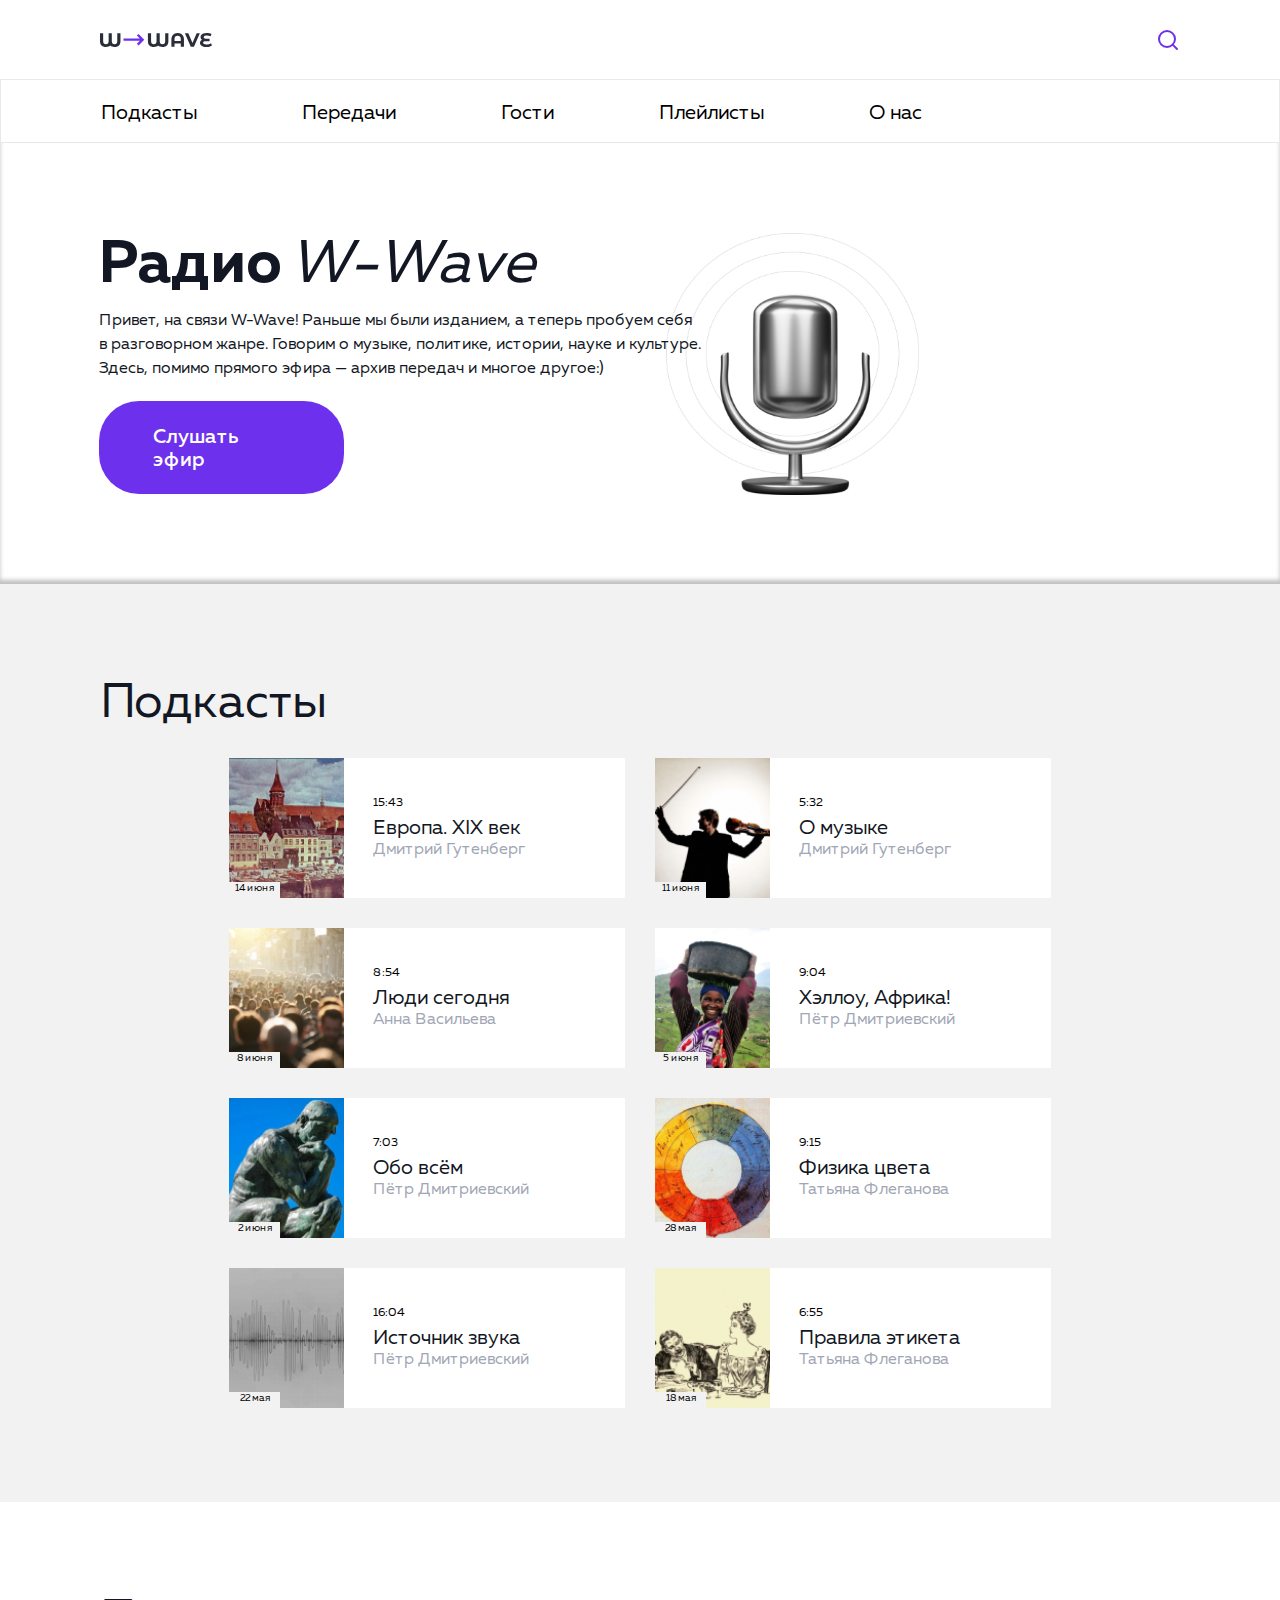
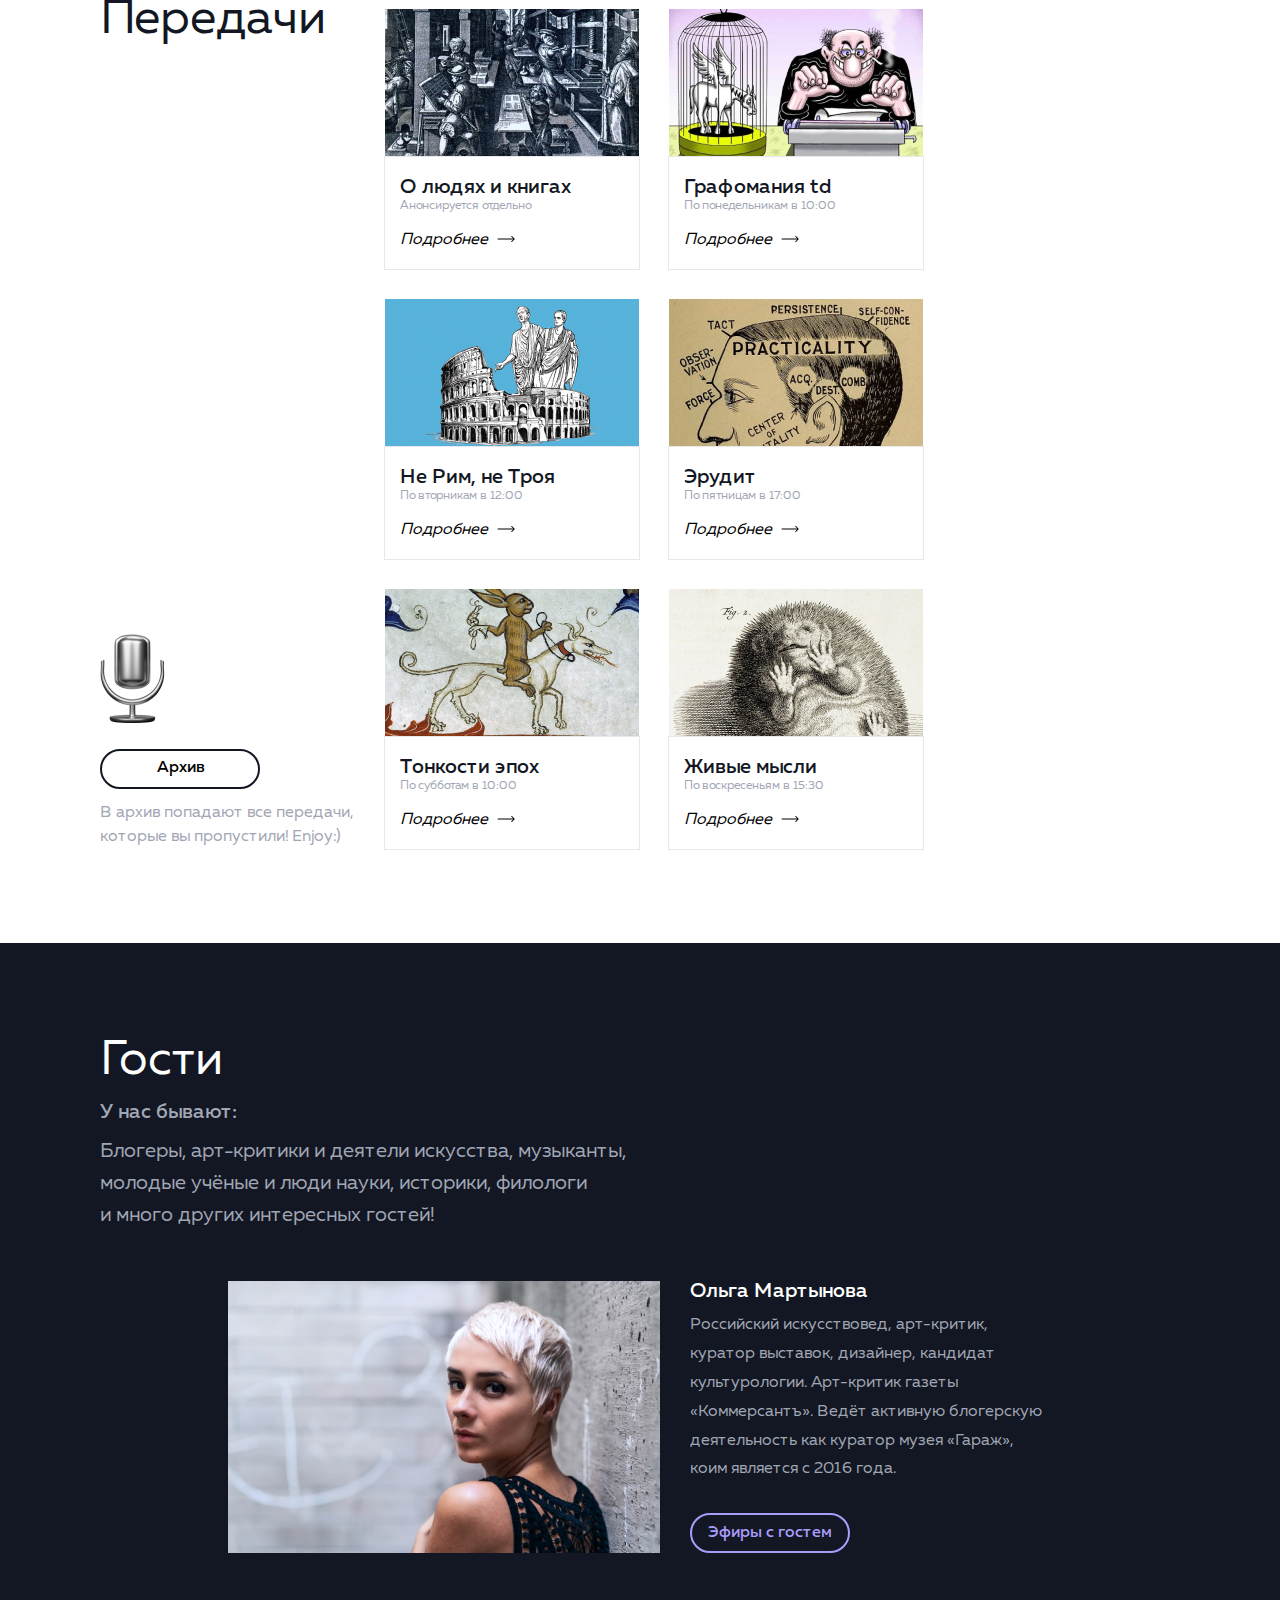
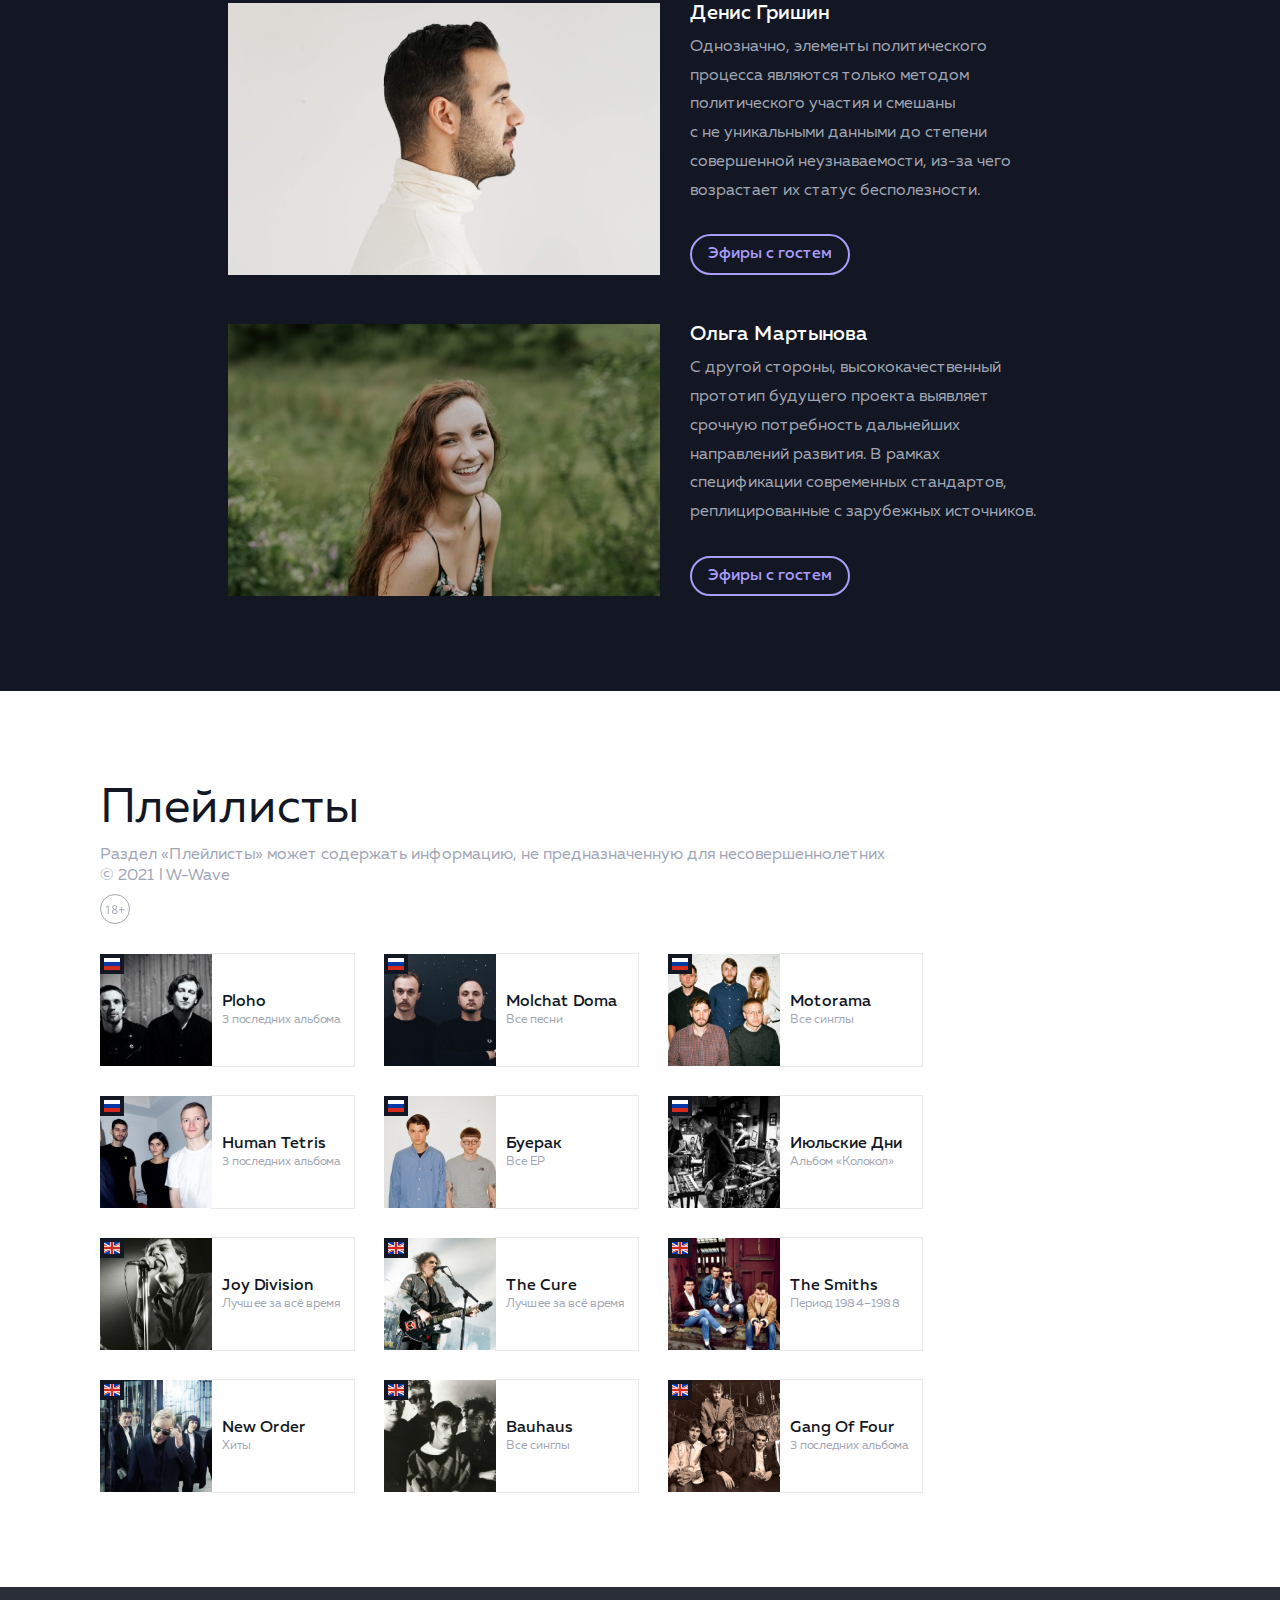
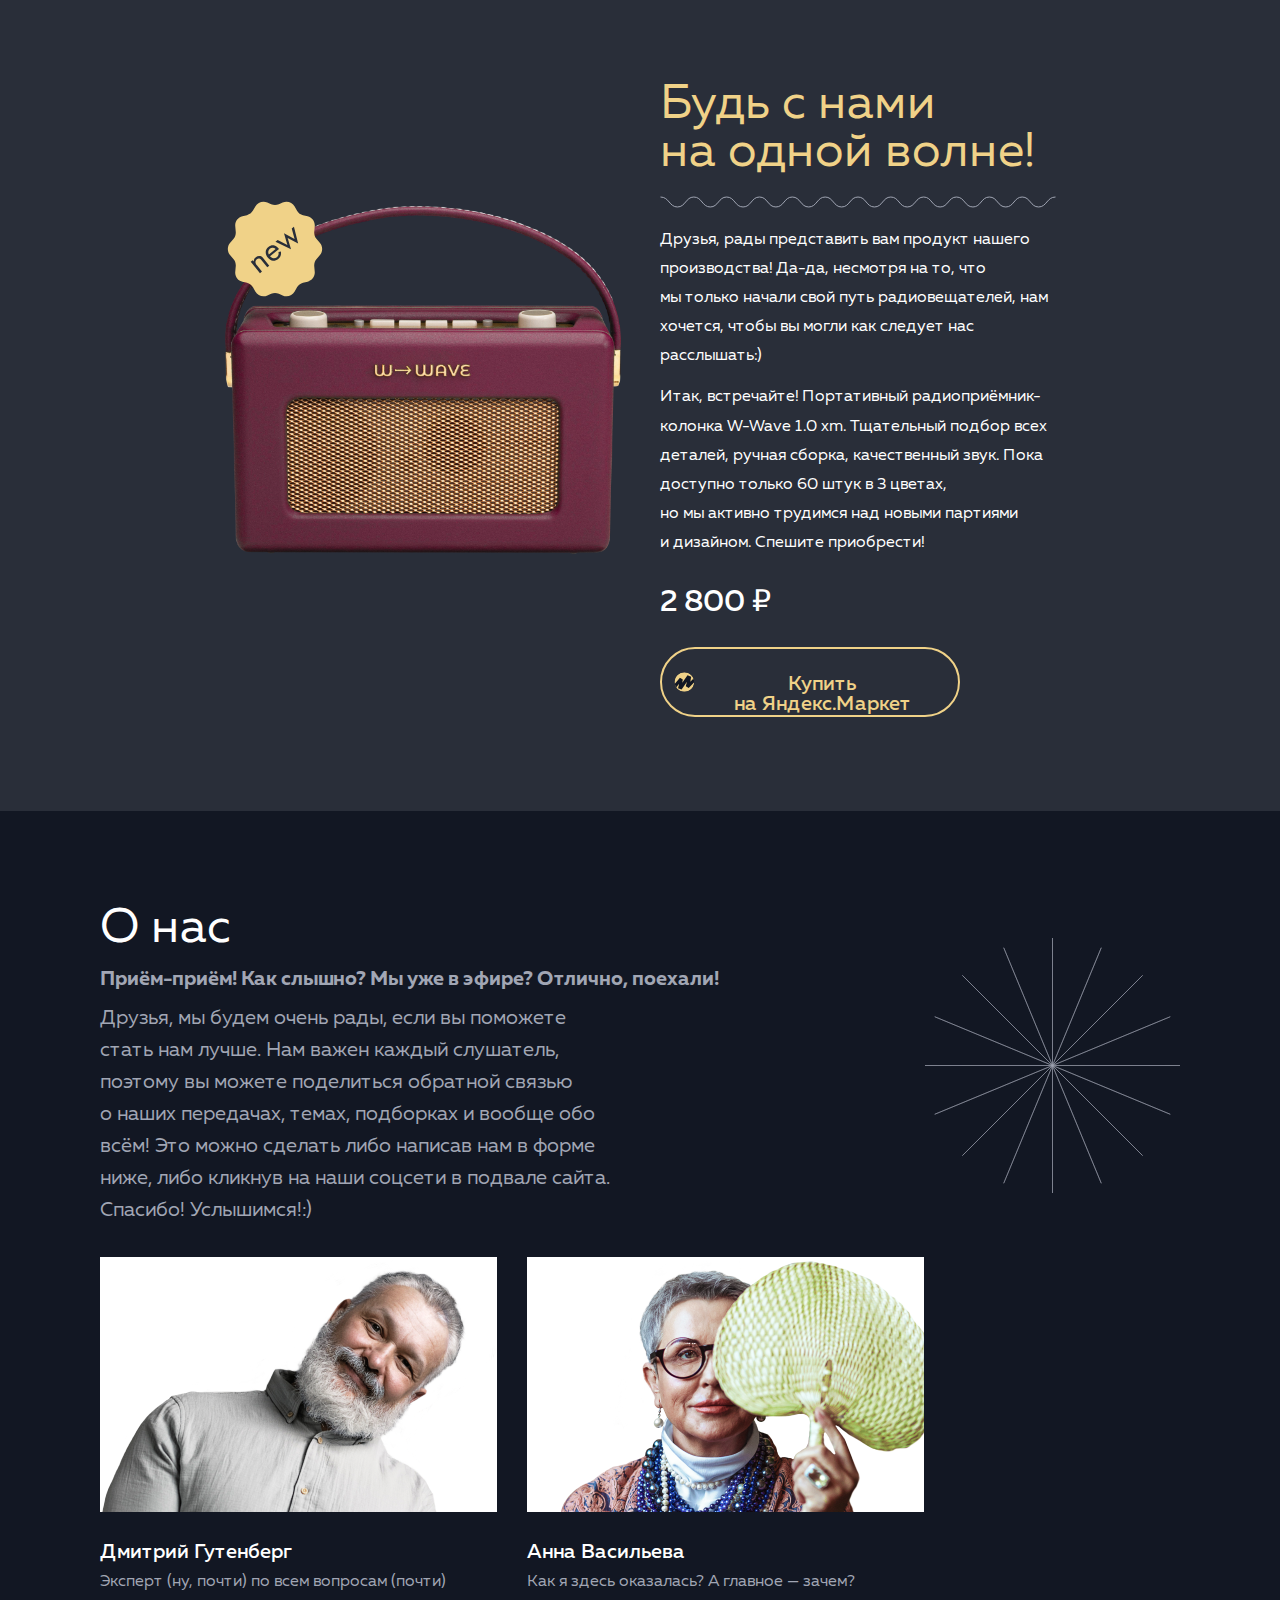
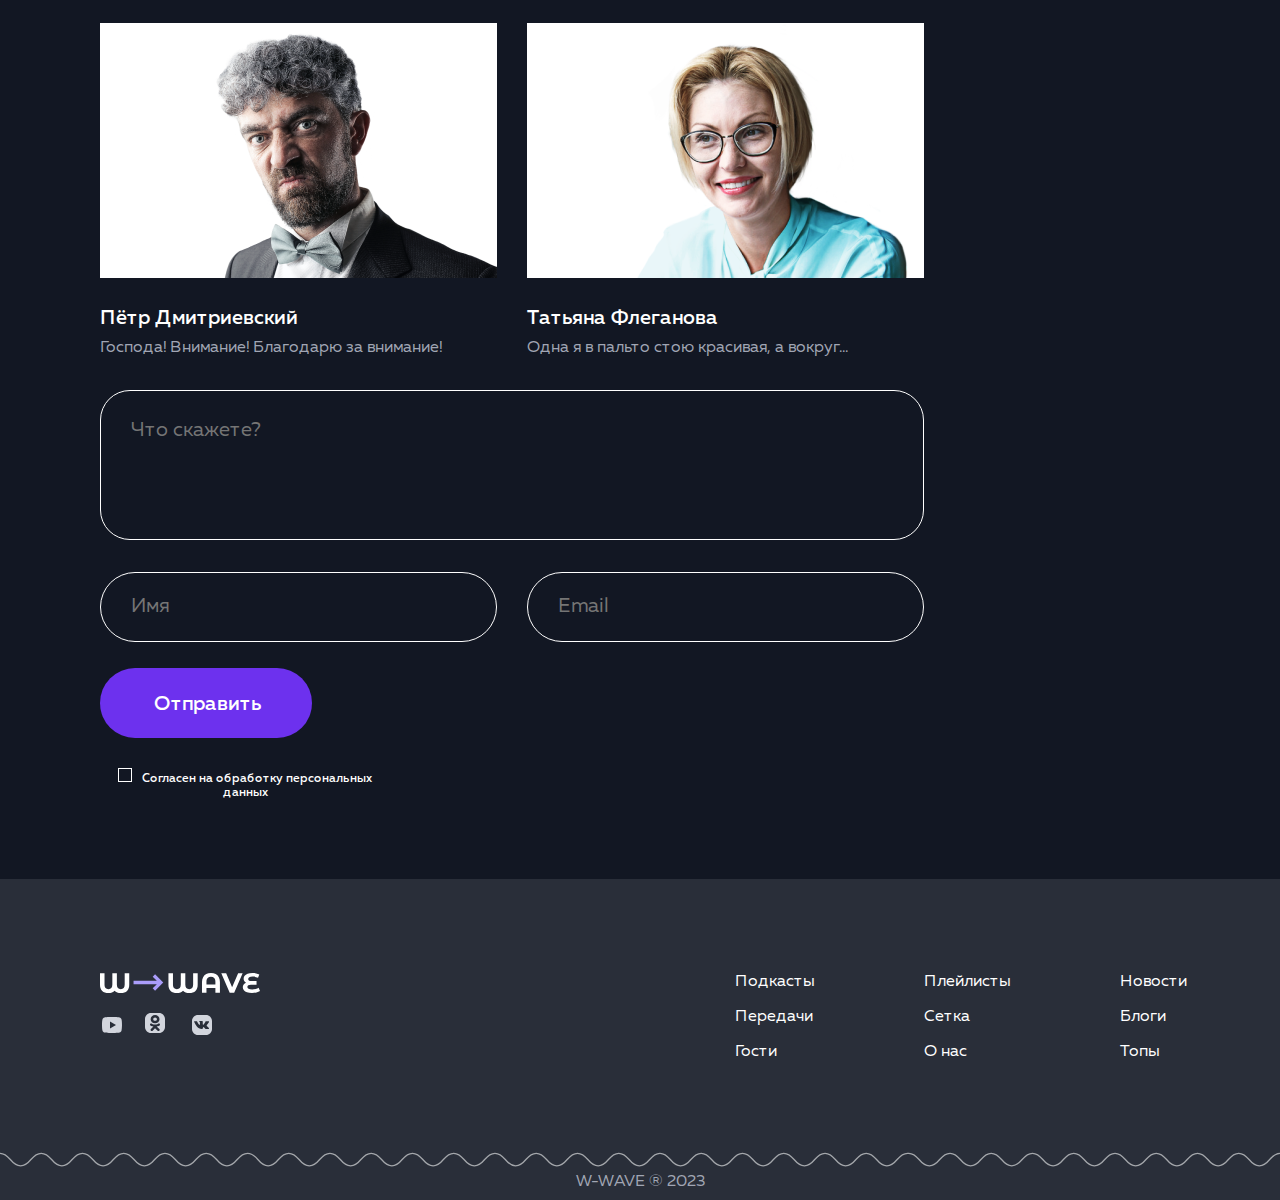
<file: docs/index.html>
<!DOCTYPE html>
<html lang="ru">

<head>
  <meta charset="UTF-8">
  <meta name="viewport" content="width=device-width, initial-scale=1.0">
  <link href="favicon.ico" rel="icon">
  <link href="img/fav-img/favicon.png" type="icon/png" rel="icon">
  <link href="img/fav-img/favicon.svg" type="icon/svg" rel="icon">
  <title>Радио W-Wave</title>
  <link href="css/normalize.css" rel="stylesheet">
  <link href="css/style.css" rel="stylesheet">
  <link href="css/media.css" rel="stylesheet">
</head>

<body>

  <header class="header">
    <div class="container header__container flex">
      <a class="header__logo" href="#">
        <img class="header-logo" src="img/header-logo.svg" alt="Логотип Радио W-Wave">
      </a>
      <nav class="header__nav">
        <ul class="list-reset header__list flex">
          <li class="header__item">
            <a class="header__link" href="#podcast">Подкасты</a>
          </li>
          <li class="header__item">
            <a class="header__link" href="#broadcast">Передачи</a>
          </li>
          <li class="header__item">
            <a class="header__link" href="#guest">Гости</a>
          </li>
          <li class="header__item">
            <a class="header__link" href="#playlist">Плейлисты</a>
          </li>
          <li class="header__item">
            <a class="header__link" href="#about">О&nbsp;нас</a>
          </li>
        </ul>
      </nav>
      <button class="btn-reset header__btn" aria-label="Найти">
        <svg class="search-icon" width="24" height="24" viewBox="0 0 24 24" fill="none" xmlns="http://www.w3.org/2000/svg">
          <path d="M11 19C15.4183 19 19 15.4183 19 11C19 6.58172 15.4183 3 11 3C6.58172 3 3 6.58172 3 11C3 15.4183 6.58172 19 11 19Z" stroke="currentColor" stroke-width="2" stroke-linecap="round" stroke-linejoin="round"></path>
          <path d="M21 21L16.65 16.65" stroke="currentColor" stroke-width="2" stroke-linecap="round" stroke-linejoin="round">
          </path>
        </svg>
      </button>
    </div>
  </header>

  <main>
    <section class="hero">
      <div class="container img-reset hero__container">
        <div class="hero__content">
          <h1 class="section-title hero__title"><span class="hero__title-main"><b>Радио</b></span><span class="hero__title-name"><em>W-Wave</em></span></h1>
          <p class="text hero__text">Привет, на&nbsp;связи W-Wave! Раньше мы&nbsp;были изданием, а&nbsp;теперь пробуем
            себя в&nbsp;разговорном жанре. Говорим о&nbsp;музыке, политике, истории, науке и&nbsp;культуре. Здесь,
            помимо прямого эфира&nbsp;&mdash; архив передач и&nbsp;многое другое:)</p>
          <a class="btn-reset hero__link" href="#" target="_blank">Слушать эфир</a>
        </div>
      </div>
    </section>

    <section class="podcast" id="podcast">
      <div class="container podcast__container">
        <h2 class="section-title podcast__title">Подкасты</h2>
        <ul class="list-reset podcast__list flex">
          <li class="podcast__item flex">
            <div class="img-reset podcast__item-img podcast__item-1 flex">
              <time class="podcast__data" datetime="2024-06-14 15:43">14&nbsp;июня</time>
            </div>
            <div class="podcast__item-desc">
              <time class="podcast__time" datetime="2024-06-14 15:43">15:43</time>
              <h3 class="section-subtitle podcast__subtitle"><a class="podcast__link" href="#">Европа. XIX век</a></h3>
              <span class="text podcast__text" aria-description="Ведущий программы">Дмитрий Гутенберг</span>
            </div>
          </li>

          <li class="podcast__item flex">
            <div class="img-reset podcast__item-img podcast__item-2 flex">
              <time class="podcast__data" datetime="2024-06-11 05:32">11&nbsp;июня</time>
            </div>
            <div class="podcast__item-desc">
              <time class="podcast__time" datetime="2024-06-11 05:32">5:32</time>
              <h3 class="section-subtitle podcast__subtitle"><a class="podcast__link" href="#">О&nbsp;музыке</a></h3>
              <span class="text podcast__text" aria-description="Ведущий программы">Дмитрий Гутенберг</span>
            </div>
          </li>

          <li class="podcast__item flex">
            <div class="img-reset podcast__item-img podcast__item-3 flex">
              <time class="podcast__data" datetime="2024-06-08 08:54">8&nbsp;июня</time>
            </div>
            <div class="podcast__item-desc">
              <time class="podcast__time" datetime="2024-06-08 08:54">8:54</time>
              <h3 class="section-subtitle podcast__subtitle"><a class="podcast__link" href="#">Люди сегодня</a></h3>
              <span class="text podcast__text" aria-description="Ведущий программы">Анна Васильева</span>
            </div>
          </li>

          <li class="podcast__item flex">
            <div class="img-reset podcast__item-img podcast__item-4 flex">
              <time class="podcast__data" datetime="2024-06-05 09:04">5&nbsp;июня</time>
            </div>
            <div class="podcast__item-desc">
              <time class="podcast__time" datetime="2024-06-05 09:04">9:04</time>
              <h3 class="section-subtitle podcast__subtitle"><a class="podcast__link" href="#">Хэллоу, Африка!</a></h3>
              <span class="text podcast__text" aria-description="Ведущий программы">Пётр Дмитриевский</span>
            </div>
          </li>

          <li class="podcast__item flex">
            <div class="img-reset podcast__item-img podcast__item-5 flex">
              <time class="podcast__data" datetime="2024-06-02 07:03">2&nbsp;июня</time>
            </div>
            <div class="podcast__item-desc">
              <time class="podcast__time" datetime="2024-06-02 07:03">7:03</time>
              <h3 class="section-subtitle podcast__subtitle"><a class="podcast__link" href="#">Обо всём</a></h3>
              <span class="text podcast__text" aria-description="Ведущий программы">Пётр Дмитриевский</span>
            </div>
          </li>

          <li class="podcast__item flex">
            <div class="img-reset podcast__item-img podcast__item-6 flex">
              <time class="podcast__data" datetime="2024-05-28 09:15">28&nbsp;мая</time>
            </div>
            <div class="podcast__item-desc">
              <time class="podcast__time" datetime="2024-05-28 09:15">9:15</time>
              <h3 class="section-subtitle podcast__subtitle"><a class="podcast__link" href="#">Физика цвета</a></h3>
              <span class="text podcast__text" aria-description="Ведущий программы">Татьяна Флеганова</span>
            </div>
          </li>

          <li class="podcast__item flex">
            <div class="img-reset podcast__item-img podcast__item-7 flex">
              <time class="podcast__data" datetime="2024-05-22 16:04">22&nbsp;мая</time>
            </div>
            <div class="podcast__item-desc">
              <time class="podcast__time" datetime="2024-05-22 16:04">16:04</time>
              <h3 class="section-subtitle podcast__subtitle"><a class="podcast__link" href="#">Источник звука</a></h3>
              <span class="text podcast__text" aria-description="Ведущий программы">Пётр Дмитриевский</span>
            </div>
          </li>

          <li class="podcast__item flex">
            <div class="img-reset podcast__item-img podcast__item-8 flex">
              <time class="podcast__data" datetime="2024-05-18 06:55">18&nbsp;мая</time>
            </div>
            <div class="podcast__item-desc">
              <time class="podcast__time" datetime="2024-05-18 06:55">6:55</time>
              <h3 class="section-subtitle podcast__subtitle"><a class="podcast__link" href="#">Правила этикета</a></h3>
              <span class="text podcast__text" aria-description="Ведущий программы">Татьяна Флеганова</span>
            </div>
          </li>
        </ul>
      </div>
    </section>

    <section class="broadcast" id="broadcast">
      <div class="container broadcast__container">
        <h2 class="section-title broadcast__title">Передачи</h2>
        <div class="broadcast__content flex">
          <div class="img-reset broadcast__desc flex">
            <a class="broadcast__link" href="#" target="_blank">Архив</a>
            <p class="text broadcast__text">В&nbsp;архив попадают все передачи, которые вы&nbsp;пропустили! Enjoy:)
            </p>
          </div>

          <ul class="list-reset broadcast__list flex">
            <li class="img-reset broadcast__item broadcast__item-1">
              <div class="broadcast__item-desc flex">
                <h3 class="section-subtitle broadcast__item-title">О&nbsp;людях и&nbsp;книгах</h3>
                <span class="text broadcast__item-text">Анонсируется отдельно</span>
                <a class="broadcast__item-link" href="#"><em>Подробнее</em>
                  <svg class="link-arrow" width="28" height="12" viewBox="0 0 28 12" fill="none" xmlns="http://www.w3.org/2000/svg">
                    <path d="M24.3536 6.35355C24.5488 6.15829 24.5488 5.84171 24.3536 5.64645L21.1716 2.46447C20.9763 2.2692 20.6597 2.2692 20.4645 2.46447C20.2692 2.65973 20.2692 2.97631 20.4645 3.17157L23.2929 6L20.4645 8.82843C20.2692 9.02369 20.2692 9.34027 20.4645 9.53553C20.6597 9.7308 20.9763 9.7308 21.1716 9.53553L24.3536 6.35355ZM4 6.5H24V5.5H4V6.5Z" fill="currentColor"></path>
                  </svg>
                </a>
              </div>
            </li>

            <li class="img-reset broadcast__item broadcast__item-2">
              <div class="broadcast__item-desc flex">
                <h3 class="section-subtitle broadcast__item-title">Графомания&nbsp;td</h3>
                <span class="text broadcast__item-text">По&nbsp;понедельникам в&nbsp;10:00</span>
                <a class="broadcast__item-link" href="#"><em>Подробнее</em>
                  <svg class="link-arrow" width="28" height="12" viewBox="0 0 28 12" fill="none" xmlns="http://www.w3.org/2000/svg">
                    <path d="M24.3536 6.35355C24.5488 6.15829 24.5488 5.84171 24.3536 5.64645L21.1716 2.46447C20.9763 2.2692 20.6597 2.2692 20.4645 2.46447C20.2692 2.65973 20.2692 2.97631 20.4645 3.17157L23.2929 6L20.4645 8.82843C20.2692 9.02369 20.2692 9.34027 20.4645 9.53553C20.6597 9.7308 20.9763 9.7308 21.1716 9.53553L24.3536 6.35355ZM4 6.5H24V5.5H4V6.5Z" fill="currentColor"></path>
                  </svg>
                </a>
              </div>
            </li>

            <li class="img-reset broadcast__item broadcast__item-3">
              <div class="broadcast__item-desc flex">
                <h3 class="section-subtitle broadcast__item-title">Не&nbsp;Рим, не&nbsp;Троя</h3>
                <span class="text broadcast__item-text">По&nbsp;вторникам в&nbsp;12:00</span>
                <a class="broadcast__item-link" href="#"><em>Подробнее</em>
                  <svg class="link-arrow" width="28" height="12" viewBox="0 0 28 12" fill="none" xmlns="http://www.w3.org/2000/svg">
                    <path d="M24.3536 6.35355C24.5488 6.15829 24.5488 5.84171 24.3536 5.64645L21.1716 2.46447C20.9763 2.2692 20.6597 2.2692 20.4645 2.46447C20.2692 2.65973 20.2692 2.97631 20.4645 3.17157L23.2929 6L20.4645 8.82843C20.2692 9.02369 20.2692 9.34027 20.4645 9.53553C20.6597 9.7308 20.9763 9.7308 21.1716 9.53553L24.3536 6.35355ZM4 6.5H24V5.5H4V6.5Z" fill="currentColor"></path>
                  </svg>
                </a>
              </div>
            </li>

            <li class="img-reset broadcast__item broadcast__item-4">
              <div class="broadcast__item-desc flex">
                <h3 class="section-subtitle broadcast__item-title">Эрудит</h3>
                <span class="text broadcast__item-text">По&nbsp;пятницам в&nbsp;17:00</span>
                <a class="broadcast__item-link" href="#"><em>Подробнее</em>
                  <svg class="link-arrow" width="28" height="12" viewBox="0 0 28 12" fill="none" xmlns="http://www.w3.org/2000/svg">
                    <path d="M24.3536 6.35355C24.5488 6.15829 24.5488 5.84171 24.3536 5.64645L21.1716 2.46447C20.9763 2.2692 20.6597 2.2692 20.4645 2.46447C20.2692 2.65973 20.2692 2.97631 20.4645 3.17157L23.2929 6L20.4645 8.82843C20.2692 9.02369 20.2692 9.34027 20.4645 9.53553C20.6597 9.7308 20.9763 9.7308 21.1716 9.53553L24.3536 6.35355ZM4 6.5H24V5.5H4V6.5Z" fill="currentColor"></path>
                  </svg>
                </a>
              </div>
            </li>

            <li class="img-reset broadcast__item broadcast__item-5">
              <div class="broadcast__item-desc flex">
                <h3 class="section-subtitle broadcast__item-title">Тонкости эпох</h3>
                <span class="text broadcast__item-text">По&nbsp;субботам в&nbsp;10:00</span>
                <a class="broadcast__item-link" href="#"><em>Подробнее</em>
                  <svg class="link-arrow" width="28" height="12" viewBox="0 0 28 12" fill="none" xmlns="http://www.w3.org/2000/svg">
                    <path d="M24.3536 6.35355C24.5488 6.15829 24.5488 5.84171 24.3536 5.64645L21.1716 2.46447C20.9763 2.2692 20.6597 2.2692 20.4645 2.46447C20.2692 2.65973 20.2692 2.97631 20.4645 3.17157L23.2929 6L20.4645 8.82843C20.2692 9.02369 20.2692 9.34027 20.4645 9.53553C20.6597 9.7308 20.9763 9.7308 21.1716 9.53553L24.3536 6.35355ZM4 6.5H24V5.5H4V6.5Z" fill="currentColor"></path>
                  </svg>
                </a>
              </div>
            </li>

            <li class="img-reset broadcast__item broadcast__item-6">
              <div class="broadcast__item-desc flex">
                <h3 class="section-subtitle broadcast__item-title">Живые мысли</h3>
                <span class="text broadcast__item-text">По&nbsp;воскресеньям в&nbsp;15:30</span>
                <a class="broadcast__item-link" href="#"><em>Подробнее</em>
                  <svg class="link-arrow" width="28" height="12" viewBox="0 0 28 12" fill="none" xmlns="http://www.w3.org/2000/svg">
                    <path d="M24.3536 6.35355C24.5488 6.15829 24.5488 5.84171 24.3536 5.64645L21.1716 2.46447C20.9763 2.2692 20.6597 2.2692 20.4645 2.46447C20.2692 2.65973 20.2692 2.97631 20.4645 3.17157L23.2929 6L20.4645 8.82843C20.2692 9.02369 20.2692 9.34027 20.4645 9.53553C20.6597 9.7308 20.9763 9.7308 21.1716 9.53553L24.3536 6.35355ZM4 6.5H24V5.5H4V6.5Z" fill="currentColor"></path>
                  </svg>
                </a>
              </div>
            </li>
          </ul>
        </div>
      </div>
    </section>

    <section class="guest" id="guest">
      <div class="container guest__container">
        <h2 class="section-title guest__title">Гости</h2>
        <div class="guest__content">
          <h3 class="section-subtitle guest__subtitle">У&nbsp;нас бывают:</h3>
          <p class="text guest__text">Блогеры, арт-критики и&nbsp;деятели искусства, музыканты, молодые учёные
            и&nbsp;люди науки, историки, филологи и&nbsp;много других интересных гостей!</p>
        </div>
        <ul class="list-reset guest__list flex">
          <li class="guest__item flex">
            <picture>
              <source srcset="img/Martinova-320.png" media="(max-width: 575px)">
              <source srcset="img/Martinova-768.png" media="(max-width: 1023px)">
              <img src="img/Martinova.png" aria-hidden="true" alt="Фото Ольги Мартыновой">
            </picture>
            <div class="guest__item-desc flex">
              <h3 class="section-subtitle guest__item-title">Ольга Мартынова</h3>
              <p class="text guest__item-text">Российский искусствовед, арт-критик, куратор выставок, дизайнер, кандидат
                культурологии. Арт-критик газеты &laquo;Коммерсантъ&raquo;. Ведёт активную блогерскую деятельность как
                куратор музея &laquo;Гараж&raquo;, коим является с&nbsp;2016&nbsp;года.</p>
              <div class="btn-reset guest__item-btn">
                <a class="guest__item-link" href="#" target="_blank">Эфиры с&nbsp;гостем</a>
              </div>
            </div>
          </li>

          <li class="guest__item flex">
            <picture>
              <source srcset="img/Grisin-320.png" media="(max-width: 575px)">
              <source srcset="img/Grisin-768.png" media="(max-width: 1023px)">
              <img src="img/Grisin.png" aria-hidden="true" alt="Фото Дениса Гришина">
            </picture>
            <div class="guest__item-desc flex">
              <h3 class="section-subtitle guest__item-title">Денис Гришин</h3>
              <p class="text guest__item-text">Однозначно, элементы политического процесса являются только методом
                политического участия и&nbsp;смешаны с&nbsp;не&nbsp;уникальными данными до&nbsp;степени совершенной
                неузнаваемости, из-за чего возрастает их&nbsp;статус бесполезности.</p>
              <div class="btn-reset guest__item-btn">
                <a class="guest__item-link" href="#" target="_blank">Эфиры с&nbsp;гостем</a>
              </div>
            </div>
          </li>

          <li class="guest__item flex">
            <picture>
              <source srcset="img/Martin-320.png" media="(max-width: 575px)">
              <source srcset="img/Martin-768.png" media="(max-width: 1023px)">
              <img src="img/Martin.png" aria-hidden="true" alt="Фото О. Мартыновой">
            </picture>
            <div class="guest__item-desc flex">
              <h3 class="section-subtitle guest__item-title">Ольга Мартынова</h3>
              <p class="text guest__item-text">С&nbsp;другой стороны, высококачественный прототип будущего проекта
                выявляет срочную потребность дальнейших направлений развития. В&nbsp;рамках спецификации современных
                стандартов, реплицированные с&nbsp;зарубежных источников.</p>
              <div class="btn-reset guest__item-btn">
                <a class="guest__item-link" href="#" target="_blank">Эфиры с&nbsp;гостем</a>
              </div>
            </div>
          </li>
        </ul>
      </div>
    </section>

    <section class="playlist" id="playlist">
      <div class="container playlist__container flex">
        <div class="playlist__content flex">
          <h2 class="section-title playlist__title">Плейлисты</h2>
          <div class="playlist__desc">
            <p class="text playlist__text">Раздел &laquo;Плейлисты&raquo; может содержать информацию,
              не&nbsp;предназначенную для несовершеннолетних</p>
            <span class="text playlist__text-sign">&copy;&nbsp;2021&nbsp;l W-Wave</span>
            <svg width="30" height="30" viewBox="0 0 30 30" fill="none" xmlns="http://www.w3.org/2000/svg">
              <rect x="0.5" y="0.5" width="29" height="29" rx="14.5" stroke="#A1A6B4"></rect>
              <path d="M8.68945 20H7.74023V13.8945C7.74023 13.3867 7.75586 12.9062 7.78711 12.4531C7.70508 12.5352 7.61328 12.6211 7.51172 12.7109C7.41016 12.8008 6.94531 13.1816 6.11719 13.8535L5.60156 13.1855L7.86914 11.4336H8.68945V20ZM14.7891 11.3105C15.5703 11.3105 16.1895 11.4922 16.6465 11.8555C17.1035 12.2188 17.332 12.7207 17.332 13.3613C17.332 13.7832 17.2012 14.168 16.9395 14.5156C16.6777 14.8633 16.2598 15.1797 15.6855 15.4648C16.3809 15.7969 16.875 16.1465 17.168 16.5137C17.4609 16.877 17.6074 17.2988 17.6074 17.7793C17.6074 18.4902 17.3594 19.0586 16.8633 19.4844C16.3672 19.9062 15.6875 20.1172 14.8242 20.1172C13.9102 20.1172 13.207 19.918 12.7148 19.5195C12.2227 19.1172 11.9766 18.5488 11.9766 17.8145C11.9766 16.834 12.5742 16.0703 13.7695 15.5234C13.2305 15.2188 12.8438 14.8906 12.6094 14.5391C12.375 14.1836 12.2578 13.7871 12.2578 13.3496C12.2578 12.7285 12.4863 12.2344 12.9434 11.8672C13.4043 11.4961 14.0195 11.3105 14.7891 11.3105ZM12.9375 17.8379C12.9375 18.3066 13.0996 18.6719 13.4238 18.9336C13.752 19.1953 14.2109 19.3262 14.8008 19.3262C15.3828 19.3262 15.8359 19.1895 16.1602 18.916C16.4844 18.6426 16.6465 18.2676 16.6465 17.791C16.6465 17.4121 16.4941 17.0762 16.1895 16.7832C15.8848 16.4863 15.3535 16.1992 14.5957 15.9219C14.0137 16.1719 13.5918 16.4492 13.3301 16.7539C13.0684 17.0547 12.9375 17.416 12.9375 17.8379ZM14.7773 12.1016C14.2891 12.1016 13.9062 12.2188 13.6289 12.4531C13.3516 12.6875 13.2129 13 13.2129 13.3906C13.2129 13.75 13.3281 14.0586 13.5586 14.3164C13.7891 14.5742 14.2148 14.832 14.8359 15.0898C15.3945 14.8555 15.7891 14.6035 16.0195 14.334C16.2539 14.0645 16.3711 13.75 16.3711 13.3906C16.3711 12.9961 16.2285 12.6836 15.9434 12.4531C15.6621 12.2188 15.2734 12.1016 14.7773 12.1016ZM22.0605 15.3652H24.4746V16.1738H22.0605V18.6699H21.2461V16.1738H18.8438V15.3652H21.2461V12.8574H22.0605V15.3652Z" fill="#A1A6B4"></path>
            </svg>
          </div>
        </div>

        <ul class="list-reset playlist__list flex">
          <li class="playlist__item flex">
            <div class="playlist__item-img">
              <img src="img/ploho.jpg" aria-hidden="true" alt="Фото группы Ploho">
              <img class="flag" src="img/flag-rus.svg" aria-hidden="true" alt="Флаг РФ">
            </div>
            <div class="playlist__item-desc">
              <h3 class="section-subtitle playlist__item-title">
                <a class="title-link" href="#" aria-description="Группа" target="_blank">Ploho</a>
              </h3>
              <a class="text playlist__item-link" href="#" target="_blank">3 последних альбома</a>
            </div>
          </li>

          <li class="playlist__item flex">
            <div class="playlist__item-img">
              <img src="img/molchat-doma.jpg" aria-hidden="true" alt="Фото группы Molchat Doma">
              <img class="flag" src="img/flag-rus.svg" aria-hidden="true" alt="Флаг РФ">
            </div>
            <div class="playlist__item-desc">
              <h3 class="section-subtitle playlist__item-title">
                <a class="title-link" href="#" aria-description="Группа" target="_blank">Molchat Doma</a>
              </h3>
              <a class="text playlist__item-link" href="#" target="_blank">Все песни</a>
            </div>
          </li>

          <li class="playlist__item flex">
            <div class="playlist__item-img">
              <img src="img/motorama.jpg" aria-hidden="true" alt="Фото группы Motorama">
              <img class="flag" src="img/flag-rus.svg" aria-hidden="true" alt="Флаг РФ">
            </div>
            <div class="playlist__item-desc">
              <h3 class="section-subtitle playlist__item-title">
                <a class="title-link" href="#" aria-description="Группа" target="_blank">Motorama</a>
              </h3>
              <a class="text playlist__item-link" href="#" target="_blank">Все синглы</a>
            </div>
          </li>

          <li class="playlist__item flex">
            <div class="playlist__item-img">
              <img src="img/human-tetris.jpg" aria-hidden="true" alt="Фото группы Human Tetris">
              <img class="flag" src="img/flag-rus.svg" aria-hidden="true" alt="Флаг РФ">
            </div>
            <div class="playlist__item-desc">
              <h3 class="section-subtitle playlist__item-title">
                <a class="title-link" href="#" aria-description="Группа" target="_blank">Human Tetris</a>
              </h3>
              <a class="text playlist__item-link" href="#" target="_blank">3&nbsp;последних альбома</a>
            </div>
          </li>

          <li class="playlist__item flex">
            <div class="playlist__item-img">
              <img src="img/buerak.jpg" aria-hidden="true" alt="Фото группы Буерак">
              <img class="flag" src="img/flag-rus.svg" aria-hidden="true" alt="Флаг РФ">
            </div>
            <div class="playlist__item-desc">
              <h3 class="section-subtitle playlist__item-title">
                <a class="title-link" href="#" aria-description="Группа" target="_blank">Буерак</a>
              </h3>
              <a class="text playlist__item-link" href="#" target="_blank">Все&nbsp;EP</a>
            </div>
          </li>

          <li class="playlist__item flex">
            <div class="playlist__item-img">
              <img src="img/july-days.jpg" aria-hidden="true" alt="Фото группы Июльские Дни">
              <img class="flag" src="img/flag-rus.svg" aria-hidden="true" alt="Флаг РФ">
            </div>
            <div class="playlist__item-desc">
              <h3 class="section-subtitle playlist__item-title">
                <a class="title-link" href="#" aria-description="Группа" target="_blank">Июльские Дни</a>
              </h3>
              <a class="text playlist__item-link" href="#" target="_blank">Альбом &laquo;Колокол&raquo;</a>
            </div>
          </li>

          <li class="playlist__item flex">
            <div class="playlist__item-img">
              <img src="img/joy-division.jpg" aria-hidden="true" alt="Фото Joy Division">
              <img class="flag" src="img/flag-gb.svg" aria-hidden="true" alt="Флаг Великобритании">
            </div>
            <div class="playlist__item-desc">
              <h3 class="section-subtitle playlist__item-title">
                <a class="title-link" href="#" aria-description="Группа" target="_blank">Joy Division</a>
              </h3>
              <a class="text playlist__item-link" href="#" target="_blank">Лучшее за&nbsp;всё время</a>
            </div>
          </li>

          <li class="playlist__item flex">
            <div class="playlist__item-img">
              <img src="img/the-cure.jpg" aria-hidden="true" alt="Фото группы The Cure">
              <img class="flag" src="img/flag-gb.svg" aria-hidden="true" alt="Флаг Великобритании">
            </div>
            <div class="playlist__item-desc">
              <h3 class="section-subtitle playlist__item-title">
                <a class="title-link" href="#" aria-description="Группа" target="_blank">The Cure</a>
              </h3>
              <a class="text playlist__item-link" href="#" target="_blank">Лучшее за&nbsp;всё время</a>
            </div>
          </li>

          <li class="playlist__item flex">
            <div class="playlist__item-img">
              <img src="img/the-smiths.jpg" aria-hidden="true" alt="Фото группы The Smiths">
              <img class="flag" src="img/flag-gb.svg" aria-hidden="true" alt="Флаг Великобритании">
            </div>
            <div class="playlist__item-desc">
              <h3 class="section-subtitle playlist__item-title">
                <a class="title-link" href="#" aria-description="Группа" target="_blank">The Smiths</a>
              </h3>
              <a class="text playlist__item-link" href="#" target="_blank">Период 1984&ndash;1988</a>
            </div>
          </li>

          <li class="playlist__item flex">
            <div class="playlist__item-img">
              <img src="img/new-order.jpg" aria-hidden="true" alt="Фото группы New Order">
              <img class="flag" src="img/flag-gb.svg" aria-hidden="true" alt="Флаг Великобритании">
            </div>
            <div class="playlist__item-desc">
              <h3 class="section-subtitle playlist__item-title">
                <a class="title-link" href="#" aria-description="Группа" target="_blank">New Order</a>
              </h3>
              <a class="text playlist__item-link" href="#" target="_blank">Хиты</a>
            </div>
          </li>

          <li class="playlist__item flex">
            <div class="playlist__item-img">
              <img src="img/bauhaus.jpg" aria-hidden="true" alt="Фото группы Bauhaus">
              <img class="flag" src="img/flag-gb.svg" aria-hidden="true" alt="Флаг Великобритании">
            </div>
            <div class="playlist__item-desc">
              <h3 class="section-subtitle playlist__item-title">
                <a class="title-link" href="#" aria-description="Группа" target="_blank">Bauhaus</a>
              </h3>
              <a class="text playlist__item-link" href="#" target="_blank">Все синглы</a>
            </div>
          </li>

          <li class="playlist__item flex">
            <div class="playlist__item-img">
              <img src="img/gang-of-four.jpg" aria-hidden="true" alt="Фото группы Gang Of Four">
              <img class="flag" src="img/flag-gb.svg" aria-hidden="true" alt="Флаг Великобритании">
            </div>
            <div class="playlist__item-desc">
              <h3 class="section-subtitle playlist__item-title">
                <a class="title-link" href="#" aria-description="Группа" target="_blank">Gang Of&nbsp;Four</a>
              </h3>
              <a class="text playlist__item-link" href="#" target="_blank">3&nbsp;последних альбома</a>
            </div>
          </li>
        </ul>
      </div>
    </section>

    <section class="offer">
      <div class="container offer__container flex">
        <div class="offer__img">
          <img src="img/radio.png" aria-hidden="true" alt="Фото радиоприемника">
          <img class="new" src="img/new.svg" alt>
        </div>
        <div class="img-reset offer__content">
          <h2 class="section-title offer__title">Будь с&nbsp;нами на&nbsp;одной волне!</h2>
          <div class="offer__desc">
            <p class="text offer__text">Друзья, рады представить вам продукт нашего производства! Да-да, несмотря
              на&nbsp;то, что мы&nbsp;только начали свой путь радиовещателей, нам хочется, чтобы&nbsp;вы&nbsp;могли как
              следует нас расслышать:)</p>
            <p class="text offer__text">Итак, встречайте! Портативный радиоприёмник-колонка W-Wave 1.0&nbsp;xm.
              Тщательный подбор всех деталей, ручная сборка, качественный звук. Пока доступно только 60&nbsp;штук
              в&nbsp;3&nbsp;цветах, но&nbsp;мы&nbsp;активно трудимся над новыми партиями и&nbsp;дизайном. Спешите
              приобрести!</p>
            <span class="offer__price">2&nbsp;800&nbsp;₽</span>
          </div>
          <a class="offer__btn-link flex" href="#" target="_blank">
            <svg class="yandex" width="21" height="20" viewBox="0 0 21 20" fill="none" xmlns="http://www.w3.org/2000/svg">
              <g clip-path="url(#clip0_150773_385)">
                <path class="yandex-light" d="M10.5 20C16.0228 20 20.5 15.5228 20.5 9.99998C20.5 4.47714 16.0228 0 10.5 0C4.97724 0 0.5 4.47714 0.5 9.99998C0.5 15.5228 4.97724 20 10.5 20Z" fill="currentColor"></path>
                <path class="yandex-black" d="M17.4385 4.54391L13.7295 3.17676L8.3957 10.8637L8.92677 7.3751L6.02058 5.68219L0.67395 12.1141C0.924269 13.3858 1.4102 14.5718 2.08387 15.6239L5.27373 11.7711L4.09993 16.2962L7.73707 17.6271L13.1408 9.8464L11.9569 14.2958L14.9033 16.0179L20.558 10.3174C20.5592 10.2534 20.5599 10.1889 20.5599 10.1246C20.5599 8.78258 20.3017 7.50132 19.8329 6.32896L16.5482 9.6538L17.4385 4.54391Z" fill="currentColor"></path>
              </g>
              <defs>
                <clipPath id="clip0_150773_385">
                  <rect x="0.5" width="20" height="20" rx="10" fill="currentColor"></rect>
                </clipPath>
              </defs>
            </svg>
            Купить на&nbsp;Яндекс.Маркет
          </a>
        </div>
      </div>
    </section>

    <section class="about" id="about">
      <div class="container about__container">
        <div class="img-reset about__content">
          <h2 class="section-title about__title">О&nbsp;нас</h2>
          <div class="about__desc">
            <h3 class="section-subtitle about__subtitle">Приём-приём! Как слышно? Мы&nbsp;уже в&nbsp;эфире? Отлично,
              поехали!</h3>
            <p class="text about__text">Друзья, мы&nbsp;будем очень рады, если вы&nbsp;поможете стать нам лучше. Нам
              важен каждый слушатель, поэтому вы&nbsp;можете поделиться обратной связью о&nbsp;наших передачах, темах,
              подборках и&nbsp;вообще обо всём! Это можно сделать либо написав нам в&nbsp;форме ниже, либо кликнув
              на&nbsp;наши соцсети в&nbsp;подвале сайта. Спасибо! Услышимся!:)</p>
          </div>
        </div>

        <ul class="list-reset about__list flex">
          <li class="about__item">
            <picture>
              <source srcset="img/Gutenberg-320.png" media="(max-width: 765px)">
              <source srcset="img/Gutenberg-768.png" media="(max-width: 1023px)">
              <source srcset="img/Gutenberg-1024.png" media="(max-width: 1350px)">
              <img src="img/Gutenberg.png" aria-hidden="true" alt="Фото Дмитрия Гутенберга">
            </picture>
            <div class="about__item-desc">
              <h3 class="section-subtitle about__item-title">Дмитрий Гутенберг</h3>
              <p class="text about__item-text">Эксперт (ну, почти) по&nbsp;всем вопросам (почти)</p>
            </div>
          </li>

          <li class="about__item">
            <picture>
              <source srcset="img/Vasilieva-320.png" media="(max-width: 765px)">
              <source srcset="img/Vasilieva-768.png" media="(max-width: 1023px)">
              <source srcset="img/Vasilieva-1024.png" media="(max-width: 1350px)">
              <img src="img/Vasilieva.png" aria-hidden="true" alt="Фото Анны Васильевой">
            </picture>
            <div class="about__item-desc">
              <h3 class="section-subtitle about__item-title">Анна Васильева</h3>
              <p class="text about__item-text">Как я&nbsp;здесь оказалась? А&nbsp;главное&nbsp;&mdash; зачем?</p>
            </div>
          </li>

          <li class="about__item">
            <picture>
              <source srcset="img/Dmitrievskii-320.png" media="(max-width: 765px)">
              <source srcset="img/Dmitrievskii-768.png" media="(max-width: 1023px)">
              <source srcset="img/Dmitrievskii-1024.png" media="(max-width: 1350px)">
              <img src="img/Dmitrievskii.png" aria-hidden="true" alt="Фото Пётра Дмитриевского">
            </picture>
            <div class="about__item-desc">
              <h3 class="section-subtitle about__item-title">Пётр Дмитриевский</h3>
              <p class="text about__item-text">Господа! Внимание! Благодарю за&nbsp;внимание!</p>
            </div>
          </li>

          <li class="about__item">
            <picture>
              <source srcset="img/Fleganova-320.png" media="(max-width: 765px)">
              <source srcset="img/Fleganova-768.png" media="(max-width: 1023px)">
              <source srcset="img/Fleganova-1024.png" media="(max-width: 1350px)">
              <img src="img/Fleganova.png" aria-hidden="true" alt="Фото Татьяны Флегановой">
            </picture>
            <div class="about__item-desc">
              <h3 class="section-subtitle about__item-title">Татьяна Флеганова</h3>
              <p class="text about__item-text">Одна я&nbsp;в&nbsp;пальто стою красивая, а&nbsp;вокруг...</p>
            </div>
          </li>
        </ul>

        <form class="about__form flex" action="https://jsonplaceholder.typicode.com/posts" method="post" enctype="application/x-www-form-urlencoded">
          <label class="form-label">
            <textarea class="text form-textarea" name="comment" placeholder="Что скажете?" required></textarea>
          </label>
          <div class="form-middle flex">
            <label class="form-label">
              <input class="text form-input" name="name" type="text" placeholder="Имя" required>
            </label>
            <label class="form-label">
              <input class="text form-input" name="email" type="email" placeholder="Email" required>
            </label>
          </div>
          <div class="form-button flex">
            <button class="btn-reset form-button__btn" name="btn-send" type="submit">Отправить</button>
            <label class="label-chek">
              <input class="img-reset input-check" type="checkbox" required>Согласен на&nbsp;обработку персональных
              данных
            </label>
          </div>
          <input type="hidden">
        </form>
      </div>
    </section>
  </main>

  <footer class="footer img-reset">
    <div class="container footer__container flex">
      <div class="footer-top flex">
        <div class="footer-left flex">
          <a class="footer__logo" href="#">
            <img class="footer__logo" src="img/footer-logo.svg" alt="Логотип Радио W-Wave">
          </a>
          <ul class="list-reset social-list flex">
            <li class="social-list__item">
              <a class="social-list__link" href="#" aria-label="YouTube">
                <svg class="social-icon" width="24" height="24" viewBox="0 0 24 24" fill="none" xmlns="http://www.w3.org/2000/svg">
                  <g clip-path="url(#clip0_24531_5372)">
                    <path d="M21.543 6.498C22 8.28 22 12 22 12C22 12 22 15.72 21.543 17.502C21.289 18.487 20.546 19.262 19.605 19.524C17.896 20 12 20 12 20C12 20 6.107 20 4.395 19.524C3.45 19.258 2.708 18.484 2.457 17.502C2 15.72 2 12 2 12C2 12 2 8.28 2.457 6.498C2.711 5.513 3.454 4.738 4.395 4.476C6.107 4 12 4 12 4C12 4 17.896 4 19.605 4.476C20.55 4.742 21.292 5.516 21.543 6.498ZM10 15.5L16 12L10 8.5V15.5Z" fill="currentColor"></path>
                  </g>
                  <defs>
                    <clipPath id="clip0_24531_5372">
                      <rect width="24" height="24" fill="white"></rect>
                    </clipPath>
                  </defs>
                </svg>
              </a>
            </li>
            <li class="social-list__item social-list__item-ok">
              <a class="social-list__link social-list__link-ok" href="#" aria-label="Одноклассники">
                <svg class="social-icon-ok" width="20" height="20" viewBox="0 0 20 20" fill="none" xmlns="http://www.w3.org/2000/svg">
                  <path d="M8.23378 6.14624C8.23378 7.0928 9.05694 7.86023 10.0724 7.86023C11.088 7.86023 11.9111 7.0928 11.9111 6.14624C11.9111 5.19968 11.088 4.43231 10.0724 4.43231C9.05694 4.43231 8.23378 5.19968 8.23378 6.14624Z" fill="currentColor"></path>
                  <path fill-rule="evenodd" clip-rule="evenodd" d="M6 0C2.68629 0 0 2.68629 0 6V14C0 17.3137 2.68629 20 6 20H14C17.3137 20 20 17.3137 20 14V6C20 2.68629 17.3137 0 14 0H6ZM5.62436 6.14617C5.62436 3.85633 7.61571 2 10.0724 2C12.5292 2 14.5206 3.85633 14.5206 6.14617C14.5206 8.43606 12.5292 10.2925 10.0724 10.2925C7.61571 10.2925 5.62436 8.43606 5.62436 6.14617ZM14.5472 12.4252C14.4907 12.4674 13.4236 13.2535 11.6427 13.5916L14.3307 16.0748C14.8034 16.5147 14.804 17.2285 14.3321 17.6691C13.8602 18.1097 13.0946 18.1104 12.6216 17.6704L10.012 15.3016L7.64177 17.6552C7.4046 17.8846 7.08805 18 6.77109 18C6.46897 18 6.16645 17.8952 5.93169 17.6842C5.45075 17.252 5.43691 16.5384 5.90062 16.0902L8.4519 13.6048C6.62134 13.2746 5.51009 12.468 5.45295 12.4252C4.93171 12.0357 4.84811 11.3262 5.26591 10.8404C5.6839 10.3547 6.44492 10.2767 6.96616 10.6662C6.97719 10.6744 8.13936 11.4883 10.012 11.4895C11.8847 11.4883 13.0228 10.6744 13.0338 10.6662C13.5551 10.2767 14.3163 10.3547 14.7341 10.8404C15.1519 11.3262 15.0683 12.0357 14.5472 12.4252Z" fill="currentColor"></path>
                </svg>
              </a>
            </li>
            <li class="social-list__item">
              <a class="social-list__link" href="#" aria-label="В Контакте">
                <svg class="social-icon" width="24" height="24" viewBox="0 0 24 24" fill="none" xmlns="http://www.w3.org/2000/svg">
                  <path fill-rule="evenodd" clip-rule="evenodd" d="M2 8C2 4.68652 4.68652 2 8 2H16C19.3135 2 22 4.68652 22 8V16C22 19.3135 19.3135 22 16 22H8C4.68652 22 2 19.3135 2 16V8ZM17.3438 13.4473C17.7139 13.7778 18.0845 14.1089 18.4121 14.4795C18.5415 14.626 18.6665 14.7754 18.7769 14.9346C18.835 15.0181 18.8892 15.104 18.938 15.1934C19.0425 15.3848 19.0439 15.5859 18.9727 15.7383C18.9058 15.8809 18.7754 15.981 18.606 15.9917L16.4209 15.9912C15.8569 16.0356 15.4077 15.8208 15.0293 15.4575C14.7271 15.1675 14.4468 14.8584 14.1558 14.5586C14.0366 14.4355 13.9116 14.3198 13.7622 14.2285C13.5962 14.1265 13.4419 14.0991 13.3086 14.1455C13.2031 14.1821 13.1104 14.2656 13.0352 14.3955C12.8613 14.6938 12.8213 15.0244 12.8047 15.3564C12.7812 15.8418 12.6255 15.9688 12.1089 15.9917C11.0044 16.0405 9.95654 15.8823 8.98242 15.3574C8.12305 14.8945 7.45801 14.2417 6.87842 13.502C5.75 12.0601 4.88574 10.4775 4.10938 8.84912C3.93457 8.48242 4.0625 8.28662 4.4917 8.27881C5.20459 8.26611 5.91797 8.26758 6.63086 8.27832C6.9209 8.28271 7.11279 8.43896 7.22461 8.69727C7.60986 9.59082 8.08203 10.4409 8.67432 11.229L8.78369 11.3721C8.90918 11.5317 9.04541 11.6826 9.22217 11.7969C9.4751 11.9604 9.66797 11.9062 9.7876 11.6401C9.86377 11.4707 9.89697 11.2896 9.91357 11.1084C9.97021 10.4873 9.97705 9.86621 9.87891 9.24756C9.81787 8.86035 9.58643 8.61035 9.17725 8.53711C8.96826 8.49951 8.99902 8.42676 9.10059 8.31445C9.27637 8.12061 9.44141 8.00049 9.771 8.00049L12.2397 8C12.6284 8.07178 12.7158 8.23633 12.7686 8.60596L12.771 11.1909C12.7661 11.334 12.8472 11.7578 13.1191 11.8511C13.3374 11.9189 13.4814 11.7539 13.6118 11.624C14.2036 11.0317 14.6255 10.333 15.0034 9.60986C15.1699 9.29102 15.314 8.96094 15.4536 8.63037C15.5024 8.51562 15.5635 8.42822 15.6455 8.36816C15.7378 8.30029 15.8564 8.26758 16.0117 8.26953L18.3887 8.27246C18.4585 8.27246 18.5298 8.27295 18.5991 8.28418C18.8101 8.31836 18.9404 8.37939 18.9985 8.4834C19.0503 8.57666 19.0439 8.70508 18.9854 8.87939C18.7979 9.43555 18.4399 9.90283 18.0835 10.3677L18.041 10.4233C17.6436 10.9409 17.2202 11.4399 16.8271 11.96C16.4658 12.4346 16.4941 12.6738 16.9429 13.0864C17.0752 13.208 17.2095 13.3276 17.3438 13.4473Z" fill="currentColor"></path>
                </svg>
              </a>
            </li>
          </ul>
        </div>

        <nav class="footer__nav flex">
          <ul class="list-reset footer__list flex">
            <li class="footer__item">
              <a class="footer__link" href="#podcast">Подкасты</a>
            </li>
            <li class="footer__item">
              <a class="footer__link" href="#broadcast">Передачи</a>
            </li>
            <li class="footer__item">
              <a class="footer__link" href="#guest">Гости</a>
            </li>
            <li class="footer__item">
              <a class="footer__link" href="#playlist">Плейлисты</a>
            </li>
            <li class="footer__item">
              <a class="footer__link" href="#">Сетка</a>
            </li>
            <li class="footer__item">
              <a class="footer__link" href="#about">О нас</a>
            </li>
            <li class="footer__item">
              <a class="footer__link" href="#">Новости</a>
            </li>
            <li class="footer__item">
              <a class="footer__link" href="#">Блоги</a>
            </li>
            <li class="footer__item">
              <a class="footer__link" href="#">Топы</a>
            </li>
          </ul>
        </nav>
      </div>

      <div class="text footer-bottom flex">
        <span class="footer-bottom__text">W-WAVE <span class="reg">&reg;</span> 2023</span>
      </div>
    </div>
  </footer>

</body>

</html>
</file>
<file: css/style.css>
@import url("fonts.css");
@import url("variables.css");
@import url("global.css");
@import url("header.css");
@import url("hero.css");
@import url("podcast.css");
@import url("broadcast.css");
@import url("guest.css");
@import url("playlist.css");
@import url("offer.css");
@import url("about.css");
@import url("footer.css");
@import url("media.css");
</file>
<file: css/media.css>
@media (max-width: 1919px) {
  :root {
    --container-padding: 100px;
  }

  .header__container {
    justify-content: space-between;
  }

  .header__nav {
    margin-right: 0;
  }
}

@media (max-width: 1350px) {
  .header__container {
    gap: 27px;
    flex-wrap: wrap;
    padding: 33px 0 0;
  }

  .header__logo {
    order: 1;
    margin-left: 100px;
  }

  .header-logo {
    width: 112px;
    height: 14px;
  }

  .header__nav {
    order: 3;
    width: 100%;
    height: 64px;
    padding: 22px 100px;
    border: 1px solid var(--border-color);
  }

  .header__list {
    gap: 105px;
  }

  .header__btn {
    order: 2;
    margin-right: 100px;
    margin-top: -5px;
  }

  .hero__container {
    padding: 92px 99px 90px;
    box-shadow: inset 0 -4px 4px 0 rgba(0, 0, 0, 0.25);
    background-position: 666px 90px;
    background-size: 256px 262px;
  }

  .hero__text {
    width: 61%;
    margin-bottom: 20px;
  }

  .hero__link {
    padding: 25px 54px 22px 54px;
  }

  .podcast__container {
    padding-top: 96px;
  }

  .podcast__item {
    width: 396px;
  }

  .podcast__item-img {
    width: 29%;
    height: 140px;
  }

  .podcast__item-desc {
    width: 71%;
  }

  .broadcast__container {
    padding-top: var(--padding-top);
    padding-bottom: var(--padding-top);
  }

  .broadcast__img {
    margin-bottom: 19px;
  }

  .broadcast__link {
    padding: 8px 49px 9px 50px;
  }

  .broadcast__list {
    gap: var(--gap);
    margin-top: -47px;
  }

  .broadcast__item {
    max-width: 254px;
  }

  .broadcast__item-desc {
    padding: 15px 16px 15px 15px;
  }

  .guest__container {
    padding-bottom: 89px;
  }

  .guest__text {
    max-width: 560px;
    margin-bottom: 50px;
  }

  .guest__item {
    max-width: 824px;
    min-height: 272px;
  }

  .guest__item-desc {
    max-width: 362px;
    min-height: 272px;
  }

  .guest__item-title {
    margin-bottom: 10px;
    line-height: 100%;
  }

  .guest__item-link {
    max-width: 160px;
    padding: 9px 16px;
  }

  .playlist__container {
    flex-direction: column;
    gap: 24px;
    padding-bottom: 95px;
  }

  .playlist__text {
    width: 100%;
  }

  .playlist__list {
    gap: var(--gap);
    padding-top: 0;
  }

  .playlist__item {
    flex-direction: row;
    width: 254px;
    height: 112px;
  }

  .playlist__item-img {
    width: 112px;
    height: 112px;
  }

  .flag {
    top: 0;
    left: 0;
  }

  .playlist__item-desc {
    width: 142px;
    max-height: 112px;
    padding: 36px 6px 10px 10px;
  }

  .offer__container {
    gap: 38px;
    padding-bottom: var(--padding-top);
  }

  .offer__img {
    align-self: center;
    width: 397px;
    height: 400px;
    padding-top: 7px;
  }

  .new {
    width: 100px;
    height: 100px;
    top: 0;
    left: 0;
  }

  .offer__content {
    max-width: 396px;
    background-image: url("../img/offer-wave-1024.svg");
    background-position: 0 18.5%;
  }

  .offer__title {
    margin-bottom: 49px;
  }

  .offer__text {
    margin-bottom: 12px;
    line-height: 182%;
  }

  .offer__price {
    margin-top: 16px;
    margin-bottom: 26px;
  }

  .about__container {
    padding-top: var(--padding-top);
    padding-bottom: 96px;
  }

  .about__content {
    margin-bottom: 31px;
    background-image: url(../img/about-dawn.svg);
    background-position: 100% 51%;
    background-size: 255px 255px;
  }

  .about__title {
    margin-bottom: 11px;
  }

  .about__subtitle {
    width: 66%;
  }

  .about__text {
    max-width: 520px;
  }

  .about__list {
    gap: 29px var(--gap);
  }

  .about__item {
    max-width: 397px;
    min-height: 337px;
  }

  .about__item-desc {
    padding-top: 20px;
  }

  .about__form {
    gap: 26px;
  }

  .form-textarea {
    width: 824px;
  }

  .form-input {
    width: 397px;
  }

  .footer__container {
    background-image: url(../img/footer-wave-1024.svg);
  }

  .footer-left {
    gap: 20px;
  }

  .social-list {
    gap: 21px;
  }
}

@media (max-width: 1023px) {
  :root {
    --container-padding: 114px;
  }

  .header__container {
    gap: 27px;
    padding-top: 34px;
  }

  .header__logo {
    margin-left: 114px;
  }

  .header__nav {
    height: 60px;
    padding: 21px 110px 18px 113px;
  }

  .header__list {
    justify-content: stretch;
    gap: 53px;
  }

  .header__item {
    font-size: var(--text-size);
    letter-spacing: 0.23px;
  }

  .header__btn {
    align-self: center;
    margin-right: 115px;
  }

  .hero__container {
    background-image: none;
    padding-left: var(--container-padding);
    padding-right: var(--container-padding);
  }

  .hero__text {
    width: 94%;
  }

  .podcast__container {
    padding-top: 96px;
  }

  .podcast__item {
    width: 540px;
  }

  .podcast__item-img {
    width: 112px;
  }

  .broadcast__container {
    padding-bottom: var(--gap);
    background-image: url("../img/broadcast-line.svg");
    background-repeat: no-repeat;
    background-position: 0 88.18%;
    background-size: 100%;
  }

  .broadcast__title {
    margin-bottom: 121px;
  }

  .broadcast__content {
    flex-direction: column;
    gap: 29px;
  }

  .broadcast__desc {
    align-self: center;
    order: 2;
    max-width: 768px;
    min-height: 96px;
    margin-top: 0;
    padding-left: 90px;
    background-size: 70px 96px;
  }

  .broadcast__link {
    margin-bottom: 8px;
  }

  .broadcast__list {
    order: 1;
    margin-top: 0;
    margin-bottom: 62px;
  }

  .broadcast__item-desc {
    padding: 16px 16px 15px 16px;
  }

  .guest__container {
    padding-bottom: 92px;
  }

  .guest__list {
    gap: 50px;
  }

  .guest__item {
    flex-direction: column;
    gap: 25px;
    max-width: 540px;
    min-height: 642px;
  }

  .guest__item-link {
    padding: 9px 16px 9px 18px;
  }

  .playlist__container {
    padding-bottom: 113px;
  }

  .offer__container {
    flex-direction: column;
    gap: 4px;
    padding-top: 51px;
    padding-bottom: var(--padding-top);
  }

  .offer__img {
    width: 540px;
    height: 474px;
    margin-bottom: 50px;
    padding-top: 0;
  }

  .new {
    width: 160px;
    height: 160px;
    top: 3px;
    left: 0;
  }

  .offer__content {
    max-width: 540px;
    background-image: url("../img/offer-wave-768.svg");
    background-position: 0 21.3%;
  }

  .offer__title {
    max-width: 441px;
  }

  .offer__text {
    width: 540px;
  }

  .offer__price {
    margin-top: 15px;
    margin-bottom: 26px;
  }

  .about__container {
    padding-top: 95px;
    padding-bottom: 96px;
    background-image: url(../img/about-spiral-768.svg), url(../img/about-dawn.svg);
    background-position: -60px 475px, 541px 475px;
    background-size: 639px 112px, 112px 112px;
    background-repeat: no-repeat;
  }

  .about__content {
    min-height: 510px;
    margin-bottom: 13px;
    background-image: none;
  }

  .about__subtitle {
    width: 100%;
  }

  .about__list {
    gap: var(--gap);
  }

  .about__item {
    max-width: 255px;
    min-height: 361px;
  }

  .about__item-desc {
    padding-top: 20px;
  }

  .form-textarea {
    width: 540px;
    height: 150px;
  }

  .form-middle {
    flex-direction: column;
  }

  .form-input {
    width: 540px;
  }

  .footer__container {
    gap: 91px;
    background-image: url("../img/footer-wave-768.svg");
    background-position: 0 92%;
  }

  .footer-top {
    flex-direction: column;
    gap: 80px;
  }

  .footer-left {
    align-self: center;
    gap: 20px;
  }

  .social-list {
    gap: 24px;
    width: 160px;
    height: 36px;
    padding-left: 5px;
  }

  .social-list__item,
  .social-list__link,
  .social-icon {
    width: 36px;
    height: 36px;
  }

  .social-list__item-ok,
  .social-list__link-ok,
  .social-icon-ok {
    width: var(--gap);
    height: 36px;
  }

  .footer__nav {
    width: 520px;
    height: 108px;
  }

  .footer__list {
    gap: 24px 157px;
    width: 520px;
    height: 108px;
  }
}

@media (max-width: 765px) {
  :root {
    --container-padding: 32px;
    --padding-top: 54px;
    --text-size: 14px;
    --main-text-size: 16px;
    --title-size: 24px;
  }

  .header__logo {
    margin-left: var(--container-padding);
  }

  .header__btn {
    margin-top: -6px;
    margin-right: var(--container-padding);
  }

  .header__nav {
    padding: 21px 32px;
  }

  .broadcast__container {
    background-image: none;
  }

  .playlist__container {
    gap: 24px;
    padding-bottom: var(--padding-top);
  }

  .playlist__text {
    font-size: 12px;
    line-height: 133%;
  }

  .playlist__text-sign {
    line-height: 183%;
    font-size: 12px;
  }

  .playlist__item {
    flex-direction: column;
    width: 113px;
    height: 159px;
  }

  .playlist__item-img {
    width: 113px;
    height: 113px;
  }

  .flag {
    left: 89px;
  }

  .playlist__item-desc {
    width: 113px;
    min-height: 20px;
    padding: 7px 0 6px 10px;
  }

  .playlist__item-title {
    height: 14px;
    margin-bottom: 0;
    font-size: 12px;
  }

  .playlist__item-link {
    font-size: 9px;
  }

  .offer__container {
    gap: 1px;
    padding-top: var(--padding-top);
  }

  .offer__img {
    width: 256px;
    height: 225px;
    margin-bottom: 36px;
  }

  .new {
    top: 0px;
    left: 1px;
    width: 62px;
    height: 62px;
  }

  .offer__content {
    max-width: 540px;
    background-position: 0 9%;
  }

  .offer__title {
    margin-bottom: 41px;
  }

  .offer__text {
    width: 95%;
    margin-bottom: 11px;
    line-height: 158%;
  }

  .about__container {
    padding-top: var(--padding-top);
    padding-bottom: 56px;
    background-image: none;
  }

  .about__content {
    min-height: 160px;
    margin-bottom: 26px;
  }

  .about__title {
    margin-bottom: 12px;
  }

  .about__subtitle {
    font-size: var(--text-size);
    margin-bottom: 4px;
  }

  .about__text {
    max-width: 100%;
    font-size: var(--text-size);
  }

  .about__list {
    gap: 29px var(--gap);
  }

  .about__item {
    max-width: 113px;
    min-height: 214px;
  }

  .about__item-desc {
    padding-top: 8px;
  }

  .about__item-title {
    width: 109px;
    height: 36px;
    margin-bottom: 5px;
    line-height: 129%;
    font-size: var(--text-size);
  }

  .about__item-text {
    font-size: 12px;
    line-height: 133%;
  }
}

@media (max-width: 575px) {
  .header__container {
    gap: 16px;
    padding-top: 21px;
  }

  .header__logo {
    width: 87px;
    height: 10px;
  }

  .header__nav {
    display: block;
    width: 100%;
    height: 50px;
    padding: 15px 5px 17px 31px;
    overflow: auto;
  }

  .header__list {
    flex-direction: row;
    flex-wrap: nowrap;
    gap: 22px;
    max-width: 100%;
    white-space: nowrap;
  }

  .header__item {
    font-size: var(--main-text-size);
    letter-spacing: 0.16px;
  }

  .hero__container {
    padding: 40px 32px 38px;
    box-shadow: none;
  }

  .hero__title {
    margin-bottom: 8px;
    font-size: 32px;
  }

  .hero__title-name {
    margin-left: 5px;
  }

  .hero__text {
    width: 100%;
    margin-bottom: 19px;
  }

  .hero__link {
    max-width: 200px;
    min-height: 50px;
    padding: 17px 45px;
  }

  .podcast__container {
    padding-top: 56px;
  }

  .podcast__title {
    margin-bottom: 20px;
  }

  .podcast__item {
    flex-direction: column;
    width: 256px;
    height: 185px;
  }

  .podcast__item-img {
    width: 100%;
    height: 72px;
  }

  .podcast__item-1 {
    background-image: url("../img/podcast-1-320.jpg");
  }

  .podcast__item-2 {
    background-image: url("../img/podcast-2-320.jpg");
  }

  .podcast__item-3 {
    background-image: url("../img/podcast-3-320.jpg");
  }

  .podcast__item-4 {
    background-image: url("../img/podcast-4-320.jpg");
  }

  .podcast__item-5 {
    background-image: url("../img/podcast-5-320.jpg");
  }

  .podcast__item-6 {
    background-image: url("../img/podcast-6-320.jpg");
  }

  .podcast__item-7 {
    background-image: url("../img/podcast-7-320.jpg");
  }

  .podcast__item-8 {
    background-image: url("../img/podcast-8-320.jpg");
  }

  .podcast__data {
    align-self: flex-start;
  }

  .podcast__item-desc {
    width: 100%;
    height: 116px;
    padding: 28px var(--main-text-size);
  }

  .podcast__time {
    margin-bottom: 6px;
  }

  .podcast__text {
    font-size: 12px;
  }

  .broadcast__container {
    padding-bottom: var(--padding-top);
    background-image: url(../img/broadcast-line.svg), url(../img/broadcast-micr.jpg);
    background-repeat: no-repeat;
    background-position: 0 77%, 4% 92.5%;
    background-size: 100%, 77px 105px;
  }

  .broadcast__title {
    margin-bottom: 29px;
  }

  .broadcast__desc {
    max-width: 220px;
    min-height: 104px;
    padding-left: 45px;
    background-image: none;
  }

  .broadcast__link {
    order: 2;
    width: 110px;
    height: 35px;
    margin-bottom: 0;
    padding: 6px 25px 10px;
  }

  .broadcast__text {
    order: 1;
    width: 166px;
    min-height: 63px;
    margin-bottom: 7px;
  }

  .broadcast__list {
    margin-bottom: 32px;
  }

  .broadcast__item {
    max-width: 113px;
    min-height: 149px;
    padding-top: 50px;
    background-size: 113px 50px;
  }

  .broadcast__item-desc {
    max-width: 113px;
    min-height: 98px;
    padding: 10px 4px 13px 10px;
  }

  .broadcast__item-title {
    height: auto;
    margin-bottom: 5px;
    font-size: 12px;
    line-height: 100%;
  }

  .broadcast__item-text {
    margin-bottom: auto;
    font-size: 9px;
    line-height: 110%;
  }

  .broadcast__item-link {
    align-self: flex-end;
    width: 100px;
    height: 12px;
    font-size: 12px;
    color: var(--button-color);
  }

  .guest__container {
    padding-bottom: 52px;
  }

  .guest__subtitle {
    margin-bottom: 0;
    font-size: var(--text-size);
  }

  .guest__text {
    margin-bottom: var(--gap);
    font-size: var(--text-size);
  }

  .guest__list {
    gap: var(--gap);
  }

  .guest__item {
    gap: 4px;
    max-width: 256px;
    min-height: 525px;
  }

  .guest__item-title {
    margin-bottom: 10px;
    font-size: 20px;
  }

  .guest__item-text {
    margin-bottom: var(--gap);
    font-size: var(--main-text-size);
  }

  .guest__item-btn {
    margin-top: 0;
  }

  .guest__item-link {
    max-width: 150px;
    padding: 6px 11px 8px 13px;
  }

  .offer__content {
    max-width: 540px;
    background-image: url(../img/offer-wave-320.svg);
    background-position: 0 11%;
    background-size: auto;
  }

  .offer__desc {
    max-width: 256px;
  }

  .offer__price {
    margin-top: 0;
    margin-bottom: 16px;
    font-size: var(--title-size);
  }

  .offer__btn-link {
    max-width: 256px;
    height: 50px;
    padding: 14px 14px 16px 14px;
  }

  .about__form {
    gap: 25px;
  }

  .form-textarea {
    width: 256px;
    padding: 11px 24px;
    border-radius: 20px;
  }

  .form-input {
    width: 256px;
    height: 50px;
    padding: 17px 24px;
  }

  .form-button {
    gap: 21px;
  }

  .form-button__btn {
    width: 172px;
    height: 50px;
    padding: 18px 40px 14px 41px;
  }

  .label-chek {
    width: 222px;
    height: 13px;
    font-size: 9px;
  }

  .input-check {
    width: 13px;
    height: 13px;
    margin-right: 8px;
  }

  .footer__container {
    gap: var(--gap);
    min-height: 452px;
    background: url("../img/footer-wave-320.svg"), linear-gradient(var(--light-black) 41%, var(--black-color) 41% 89%, var(--light-black) 89%);
    background-position: 0 93%, top;
    background-repeat: no-repeat;
    background-size: 100%;
  }

  .footer-top {
    gap: var(--padding-top);
  }

  .footer__nav {
    max-width: 256px;
    height: 205px;
    padding-top: var(--gap);
  }

  .footer__list {
    justify-content: flex-start;
    align-items: flex-start;
    gap: 22px 15px;
    width: 255px;
    height: 190px;
  }

  .footer__item {
    font-size: 12px;
  }

  .footer-bottom {
    width: 100%;
    height: 32px;
    padding: 9px 10px;
    font-size: 12px;
  }
}
</file>
<file: docs/css/style.css>
@import url("fonts.css");
@import url("variables.css");
@import url("global.css");
@import url("header.css");
@import url("hero.css");
@import url("podcast.css");
@import url("broadcast.css");
@import url("guest.css");
@import url("playlist.css");
@import url("offer.css");
@import url("about.css");
@import url("footer.css");
@import url("media.css");
</file>
<file: docs/css/media.css>
@media (max-width: 1919px) {
  :root {
    --container-padding: 100px;
  }

  .header__container {
    justify-content: space-between;
  }

  .header__nav {
    margin-right: 0;
  }

  .podcast__list,
  .offer__container {
    justify-content: center;
  }

  .guest__list {
    align-items: center;
  }
}

@media (max-width: 1350px) {
  .header__container {
    gap: 27px;
    flex-wrap: wrap;
    padding: 33px 0 0;
  }

  .header__logo {
    order: 1;
    margin-left: 100px;
  }

  .header-logo {
    width: 112px;
    height: 14px;
  }

  .header__nav {
    order: 3;
    width: 100%;
    height: 64px;
    padding: 22px 100px;
    border: 1px solid var(--border-color);
  }

  .header__list {
    gap: 105px;
  }

  .header__btn {
    order: 2;
    margin-right: 100px;
    margin-top: -5px;
  }

  .hero__container {
    padding: 92px 99px 90px;
    box-shadow: inset 0 -4px 4px 0 rgba(0, 0, 0, 0.25);
    background-position: 666px 90px;
    background-size: 256px 262px;
  }

  .hero__text {
    width: 61%;
    margin-bottom: 20px;
  }

  .hero__link {
    padding: 25px 54px 22px 54px;
  }

  .podcast__container {
    padding-top: 96px;
  }

  .podcast__item {
    width: 396px;
  }

  .podcast__item-img {
    width: 29%;
    height: 140px;
  }

  .podcast__item-desc {
    width: 71%;
  }

  .broadcast__container {
    padding-top: var(--padding-top);
    padding-bottom: var(--padding-top);
  }

  .broadcast__desc {
    background-position: 0 82%;
  }

  .broadcast__img {
    margin-bottom: 19px;
  }

  .broadcast__link {
    padding: 8px 49px 9px 50px;
  }

  .broadcast__list {
    gap: var(--gap);
    margin-top: -47px;
  }

  .broadcast__item {
    max-width: 254px;
  }

  .broadcast__item-desc {
    padding: 15px 16px 15px 15px;
  }

  .guest__container {
    padding-bottom: 89px;
  }

  .guest__text {
    max-width: 560px;
    margin-bottom: 50px;
  }

  .guest__item {
    max-width: 824px;
    min-height: 272px;
  }

  .guest__item-desc {
    max-width: 362px;
    min-height: 272px;
  }

  .guest__item-title {
    margin-bottom: 10px;
    line-height: 100%;
  }

  .guest__item-link {
    max-width: 160px;
    padding: 9px 16px;
  }

  .playlist__container {
    flex-direction: column;
    gap: 24px;
    padding-bottom: 95px;
  }

  .playlist__text {
    width: 100%;
  }

  .playlist__list {
    gap: var(--gap);
    padding-top: 0;
  }

  .playlist__item {
    flex-direction: row;
    width: 254px;
    height: 112px;
  }

  .playlist__item-img {
    width: 112px;
    height: 112px;
  }

  .flag {
    top: 0;
    left: 0;
  }

  .playlist__item-desc {
    width: 142px;
    max-height: 112px;
    padding: 36px 6px 10px 10px;
  }

  .offer__container {
    gap: 38px;
    padding-bottom: var(--padding-top);
  }

  .offer__img {
    align-self: center;
    width: 397px;
    height: 400px;
    padding-top: 7px;
  }

  .new {
    width: 100px;
    height: 100px;
    top: 0;
    left: 0;
  }

  .offer__content {
    max-width: 396px;
    background-image: url("../img/offer-wave-1024.svg");
    background-position: 0 18.5%;
  }

  .offer__title {
    margin-bottom: 49px;
  }

  .offer__text {
    margin-bottom: 12px;
    line-height: 182%;
  }

  .offer__price {
    margin-top: 16px;
    margin-bottom: 26px;
  }

  .about__container {
    padding-top: var(--padding-top);
    padding-bottom: 96px;
  }

  .about__content {
    margin-bottom: 31px;
    background-image: url(../img/about-dawn.svg);
    background-position: 100% 51%;
    background-size: 255px 255px;
  }

  .about__title {
    margin-bottom: 11px;
  }

  .about__subtitle {
    width: 66%;
  }

  .about__text {
    max-width: 520px;
  }

  .about__list {
    gap: 29px var(--gap);
  }

  .about__item {
    max-width: 397px;
    min-height: 337px;
  }

  .about__item-desc {
    padding-top: 20px;
  }

  .about__form {
    gap: 26px;
  }

  .form-textarea {
    width: 824px;
  }

  .form-input {
    width: 397px;
  }

  .footer {
    background-image: url(../img/footer-wave-1024.svg);
  }

  .footer-left {
    gap: 20px;
  }

  .social-list {
    gap: 21px;
  }
}

@media (max-width: 1023px) {
  :root {
    --container-padding: 114px;
  }

  .header__container {
    gap: 27px;
    padding-top: 34px;
  }

  .header__logo {
    margin-left: 114px;
  }

  .header__nav {
    height: 60px;
    padding: 21px 110px 18px 113px;
  }

  .header__list {
    justify-content: stretch;
    gap: 53px;
  }

  .header__item {
    font-size: var(--text-size);
    letter-spacing: 0.23px;
  }

  .header__btn {
    align-self: center;
    margin-right: 115px;
  }

  .hero__container {
    background-image: none;
    padding-left: var(--container-padding);
    padding-right: var(--container-padding);
  }

  .hero__text {
    width: 94%;
  }

  .podcast__container {
    padding-top: 96px;
  }

  .podcast__item {
    width: 540px;
  }

  .podcast__item-img {
    width: 112px;
  }

  .broadcast__container {
    padding-bottom: var(--gap);
    background-image: url("../img/broadcast-line.svg");
    background-repeat: no-repeat;
    background-position: 0 88.18%;
    background-size: 100%;
  }

  .broadcast__title {
    margin-bottom: 121px;
  }

  .broadcast__content {
    flex-direction: column;
    gap: 29px;
  }

  .broadcast__desc {
    align-self: center;
    order: 2;
    max-width: 344px;
    min-height: 96px;
    margin-top: 0;
    padding-left: 90px;
    background-size: 70px 96px;
  }

  .broadcast__link {
    margin-bottom: 8px;
  }

  .broadcast__list {
    order: 1;
    margin-top: 0;
    margin-bottom: 62px;
  }

  .broadcast__item-desc {
    padding: 16px 16px 15px 16px;
  }

  .guest__container {
    padding-bottom: 92px;
  }

  .guest__list {
    gap: 50px;
  }

  .guest__item {
    flex-direction: column;
    gap: 25px;
    max-width: 540px;
    min-height: 642px;
  }

  .guest__item-link {
    padding: 9px 16px 9px 18px;
  }

  .playlist__container {
    padding-bottom: 113px;
  }

  .offer__container {
    flex-direction: column;
    gap: 4px;
    padding-top: 51px;
    padding-bottom: var(--padding-top);
  }

  .offer__img {
    width: 540px;
    height: 474px;
    margin-bottom: 50px;
    padding-top: 0;
  }

  .new {
    width: 160px;
    height: 160px;
    top: 3px;
    left: 0;
  }

  .offer__content {
    max-width: 540px;
    background-image: url("../img/offer-wave-768.svg");
    background-position: 0 21.3%;
  }

  .offer__title {
    max-width: 441px;
  }

  .offer__text {
    width: 540px;
  }

  .offer__price {
    margin-top: 15px;
    margin-bottom: 26px;
  }

  .about__container {
    padding-top: 95px;
    padding-bottom: 96px;
    background-image: url(../img/about-spiral-768.svg), url(../img/about-dawn.svg);
    background-position: -60px 475px, 541px 475px;
    background-size: 639px 112px, 112px 112px;
    background-repeat: no-repeat;
  }

  .about__content {
    min-height: 510px;
    margin-bottom: 13px;
    background-image: none;
  }

  .about__subtitle {
    width: 100%;
  }

  .about__list {
    gap: var(--gap);
  }

  .about__item {
    max-width: 255px;
    min-height: 361px;
  }

  .about__item-desc {
    padding-top: 20px;
  }

  .form-textarea {
    width: 540px;
    height: 150px;
  }

  .form-middle {
    flex-direction: column;
  }

  .form-input {
    width: 540px;
  }

  .footer {
    background-image: url("../img/footer-wave-768.svg");
    background-position: 0 92%;
  }

  .footer__container {
    gap: 91px;
  }

  .footer-top {
    flex-direction: column;
    gap: 80px;
  }

  .footer-left {
    align-self: center;
    gap: 20px;
  }

  .social-list {
    gap: 24px;
    width: 160px;
    height: 36px;
    padding-left: 5px;
  }

  .social-list__item,
  .social-list__link,
  .social-icon {
    width: 36px;
    height: 36px;
  }

  .social-list__item-ok,
  .social-list__link-ok,
  .social-icon-ok {
    width: var(--gap);
    height: 36px;
  }

  .footer__nav {
    width: 520px;
    height: 108px;
  }

  .footer__list {
    gap: 24px 157px;
    width: 520px;
    height: 108px;
  }
}

@media (max-width: 765px) {
  :root {
    --container-padding: 32px;
    --padding-top: 54px;
    --text-size: 14px;
    --main-text-size: 16px;
    --title-size: 24px;
  }

  .header__logo {
    margin-left: var(--container-padding);
  }

  .header__btn {
    margin-top: -6px;
    margin-right: var(--container-padding);
  }

  .header__nav {
    padding: 21px 32px;
  }

  .broadcast__container {
    background-image: none;
  }

  .playlist__container {
    gap: 24px;
    padding-bottom: 55px;
  }

  .playlist__text {
    font-size: 12px;
    line-height: 133%;
  }

  .playlist__text-sign {
    line-height: 183%;
    font-size: 12px;
  }

  .playlist__item {
    flex-direction: column;
    width: 113px;
    height: 159px;
  }

  .playlist__item-img {
    width: 113px;
    height: 113px;
  }

  .flag {
    left: 89px;
  }

  .playlist__item-desc {
    width: 113px;
    min-height: 20px;
    padding: 7px 0 6px 10px;
  }

  .playlist__item-title {
    height: 14px;
    margin-bottom: 0;
    font-size: 12px;
  }

  .playlist__item-link {
    font-size: 9px;
  }

  .offer__container {
    gap: 1px;
    padding-top: var(--padding-top);
  }

  .offer__img {
    width: 256px;
    height: 225px;
    margin-bottom: 36px;
  }

  .new {
    top: 0px;
    left: 1px;
    width: 62px;
    height: 62px;
  }

  .offer__content {
    max-width: 540px;
    background-position: 0 9%;
  }

  .offer__title {
    margin-bottom: 41px;
  }

  .offer__text {
    width: 95%;
    margin-bottom: 11px;
    line-height: 158%;
  }

  .about__container {
    padding-top: var(--padding-top);
    padding-bottom: 56px;
    background-image: none;
  }

  .about__content {
    min-height: 160px;
    margin-bottom: 26px;
  }

  .about__title {
    margin-bottom: 12px;
  }

  .about__subtitle {
    font-size: var(--text-size);
    margin-bottom: 4px;
  }

  .about__text {
    max-width: 100%;
    font-size: var(--text-size);
  }

  .about__list {
    gap: 29px var(--gap);
  }

  .about__item {
    max-width: 113px;
    min-height: 214px;
  }

  .about__item-desc {
    padding-top: 8px;
  }

  .about__item-title {
    width: 109px;
    height: 36px;
    margin-bottom: 5px;
    line-height: 129%;
    font-size: var(--text-size);
  }

  .about__item-text {
    font-size: 12px;
    line-height: 133%;
  }
}

@media (max-width: 575px) {
  .header__container {
    gap: 16px;
    padding-top: 21px;
  }

  .header__logo {
    width: 87px;
    height: 10px;
  }

  .header__nav {
    display: block;
    width: 100%;
    height: 50px;
    padding: 15px 5px 17px 31px;
    overflow: auto;
  }

  .header__list {
    flex-direction: row;
    flex-wrap: nowrap;
    gap: 22px;
    max-width: 100%;
    white-space: nowrap;
  }

  .header__item {
    font-size: var(--main-text-size);
    letter-spacing: 0.16px;
  }

  .hero__container {
    padding: 40px 32px 38px;
    box-shadow: none;
  }

  .hero__title {
    margin-bottom: 8px;
    font-size: 32px;
  }

  .hero__title-main {
    margin-right: 4px;
  }

  .hero__text {
    width: 100%;
    margin-bottom: 19px;
  }

  .hero__link {
    max-width: 200px;
    min-height: 50px;
    padding: 17px 45px;
  }

  .podcast__container {
    padding-top: 56px;
  }

  .podcast__title {
    margin-bottom: 20px;
  }

  .podcast__item {
    flex-direction: column;
    width: 256px;
    height: 185px;
  }

  .podcast__item-img {
    width: 100%;
    height: 72px;
  }

  .podcast__item-1 {
    background-image: url("../img/podcast-1-320.jpg");
  }

  .podcast__item-2 {
    background-image: url("../img/podcast-2-320.jpg");
  }

  .podcast__item-3 {
    background-image: url("../img/podcast-3-320.jpg");
  }

  .podcast__item-4 {
    background-image: url("../img/podcast-4-320.jpg");
  }

  .podcast__item-5 {
    background-image: url("../img/podcast-5-320.jpg");
  }

  .podcast__item-6 {
    background-image: url("../img/podcast-6-320.jpg");
  }

  .podcast__item-7 {
    background-image: url("../img/podcast-7-320.jpg");
  }

  .podcast__item-8 {
    background-image: url("../img/podcast-8-320.jpg");
  }

  .podcast__data {
    align-self: flex-start;
  }

  .podcast__item-desc {
    width: 100%;
    height: 116px;
    padding: 28px var(--main-text-size);
  }

  .podcast__time {
    margin-bottom: 6px;
  }

  .podcast__text {
    font-size: 12px;
  }

  .broadcast__container {
    padding-bottom: var(--padding-top);
    background-image: url(../img/broadcast-line.svg), url(../img/broadcast-micr.jpg);
    background-repeat: no-repeat;
    background-position: 0 77%, 4% 92.5%;
    background-size: 100%, 77px 105px;
  }

  .broadcast__title {
    margin-bottom: 29px;
  }

  .broadcast__desc {
    max-width: 210px;
    min-height: 104px;
    padding-left: 45px;
    background-image: none;
  }

  .broadcast__link {
    order: 2;
    width: 110px;
    height: 35px;
    margin-bottom: 0;
    padding: 6px 25px 10px;
  }

  .broadcast__text {
    order: 1;
    width: 166px;
    min-height: 63px;
    margin-bottom: 7px;
  }

  .broadcast__list {
    margin-bottom: 32px;
  }

  .broadcast__item {
    max-width: 113px;
    min-height: 149px;
    padding-top: 50px;
    background-size: 113px 50px;
  }

  .broadcast__item-desc {
    max-width: 113px;
    min-height: 98px;
    padding: 10px 4px 13px 10px;
  }

  .broadcast__item-title {
    height: auto;
    margin-bottom: 5px;
    font-size: 12px;
    line-height: 100%;
  }

  .broadcast__item-text {
    margin-bottom: auto;
    font-size: 9px;
    line-height: 110%;
  }

  .broadcast__item-link {
    align-self: flex-end;
    width: 100px;
    height: 12px;
    font-size: 12px;
    color: var(--button-color);
  }

  .guest__container {
    padding-bottom: 48px;
  }

  .guest__subtitle {
    margin-bottom: 0;
    font-size: var(--text-size);
  }

  .guest__text {
    margin-bottom: var(--gap);
    font-size: var(--text-size);
  }

  .guest__list {
    gap: 28px;
  }

  .guest__item {
    gap: 4px;
    max-width: 256px;
    min-height: 525px;
  }

  .guest__item-title {
    margin-bottom: 10px;
    font-size: 20px;
  }

  .guest__item-text {
    margin-bottom: var(--gap);
    font-size: var(--main-text-size);
  }

  .guest__item-btn {
    margin-top: 0;
  }

  .guest__item-link {
    max-width: 150px;
    padding: 6px 11px 8px 13px;
  }

  .offer__content {
    max-width: 540px;
    background-image: url(../img/offer-wave-320.svg);
    background-position: 0 11%;
    background-size: auto;
  }

  .offer__desc {
    max-width: 256px;
  }

  .offer__price {
    margin-top: 0;
    margin-bottom: 16px;
    font-size: var(--title-size);
  }

  .offer__btn-link {
    max-width: 256px;
    height: 50px;
    padding: 14px 14px 16px 14px;
  }

  .about__form {
    gap: 25px;
  }

  .form-textarea {
    width: 256px;
    padding: 11px 24px;
    border-radius: 20px;
  }

  .form-input {
    width: 256px;
    height: 50px;
    padding: 17px 24px;
  }

  .form-button {
    gap: 21px;
  }

  .form-button__btn {
    width: 172px;
    height: 50px;
    padding: 18px 40px 14px 41px;
  }

  .label-chek {
    width: 222px;
    height: 13px;
    font-size: 9px;
  }

  .input-check {
    width: 13px;
    height: 13px;
    margin-right: 8px;
  }

  .footer__container {
    gap: var(--gap);
    min-height: 452px;
    background: url("../img/footer-wave-320.svg"), linear-gradient(var(--light-black) 41%, var(--black-color) 41% 89%, var(--light-black) 89%);
    background-position: 0 93%, top;
    background-repeat: no-repeat;
    background-size: 100%;
  }

  .footer-top {
    gap: var(--padding-top);
  }

  .footer__nav {
    max-width: 256px;
    height: 205px;
    padding-top: var(--gap);
  }

  .footer__list {
    justify-content: flex-start;
    align-items: flex-start;
    gap: 22px 15px;
    width: 255px;
    height: 190px;
  }

  .footer__item {
    font-size: 12px;
  }

  .footer-bottom {
    width: 100%;
    height: 32px;
    padding: 9px 10px;
    font-size: 12px;
  }
}
</file>
